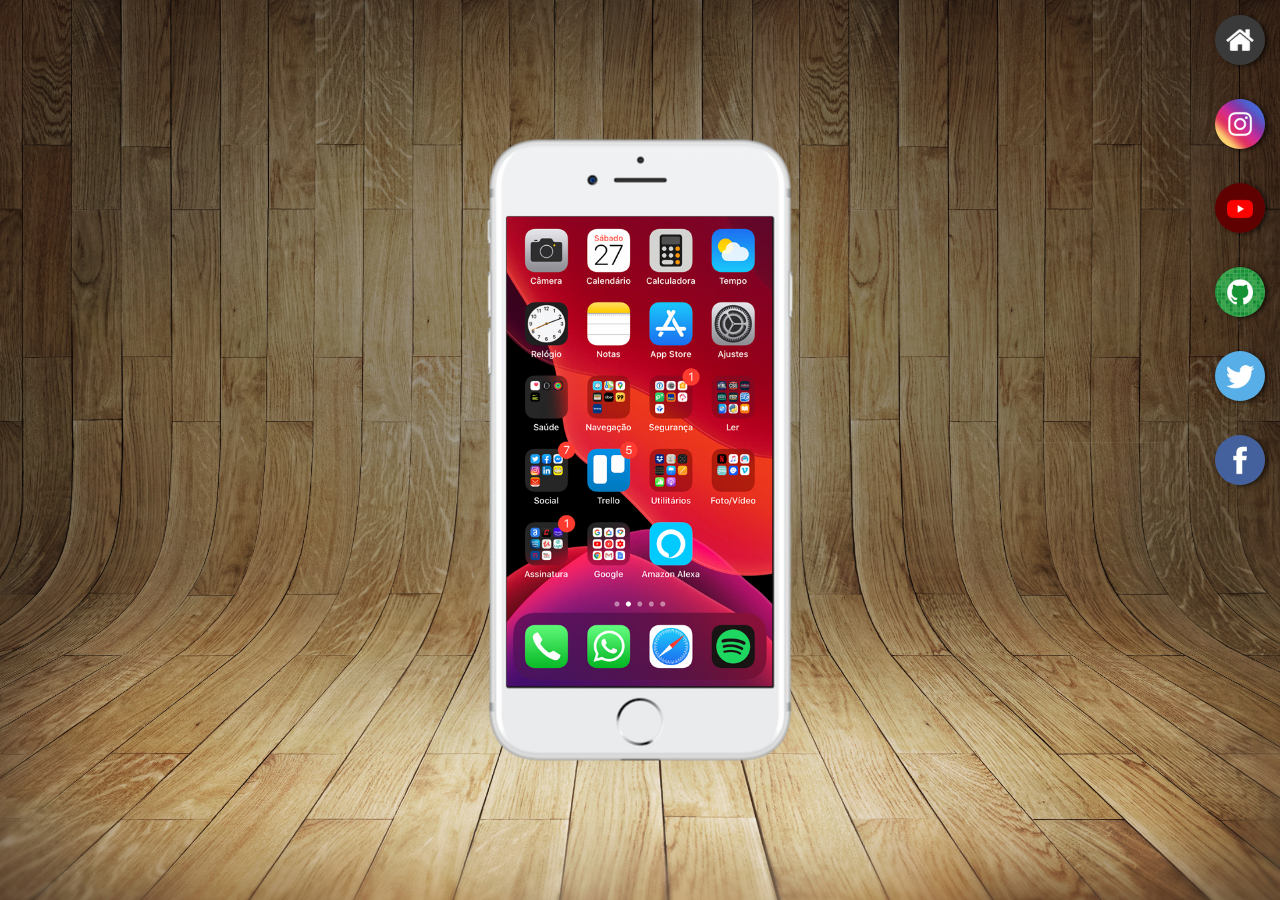
<file: Projeto/index.html>
<!DOCTYPE html>
<html lang="pt-br">
<head>
    <meta charset="UTF-8">
    <meta http-equiv="X-UA-Compatible" content="IE=edge">
    <meta name="viewport" content="width=  , initial-scale=1.0">
    <link rel="stylesheet" href="style.css">
    <link rel="shortcut icon" href="favicon.ico" type="image/x-icon">
    <title>Projeto Redes Sociais</title>
</head>
<body>
    <main>
        <section id="celular">
            <iframe src="home.html" name="tela" id="tela" frameborder="0"></iframe>
        </section>
        <section id="redes">
            <a href="home.html" target="tela"><img src="imagens/logo-home.jpg" alt=""></a><br>
            <a href="insta.html" target="tela"><img src="imagens/logo-instagram.jpg" alt=""></a><br>
            <a href="youtube.html" target="tela"><img src="imagens/logo-youtube.jpg" alt=""></a><br>
            <a href="github.html" target="tela"><img src="imagens/logo-github.jpg" alt=""></a><br>
            <a href="tt.html" target="tela"><img src="imagens/logo-twitter.jpg" alt=""></a><br>
            <a href="face.html" target="tela"><img src="imagens/logo-facebook.jpg" alt=""></a>
        </section>
    </main>
</body>
</html>
</file>
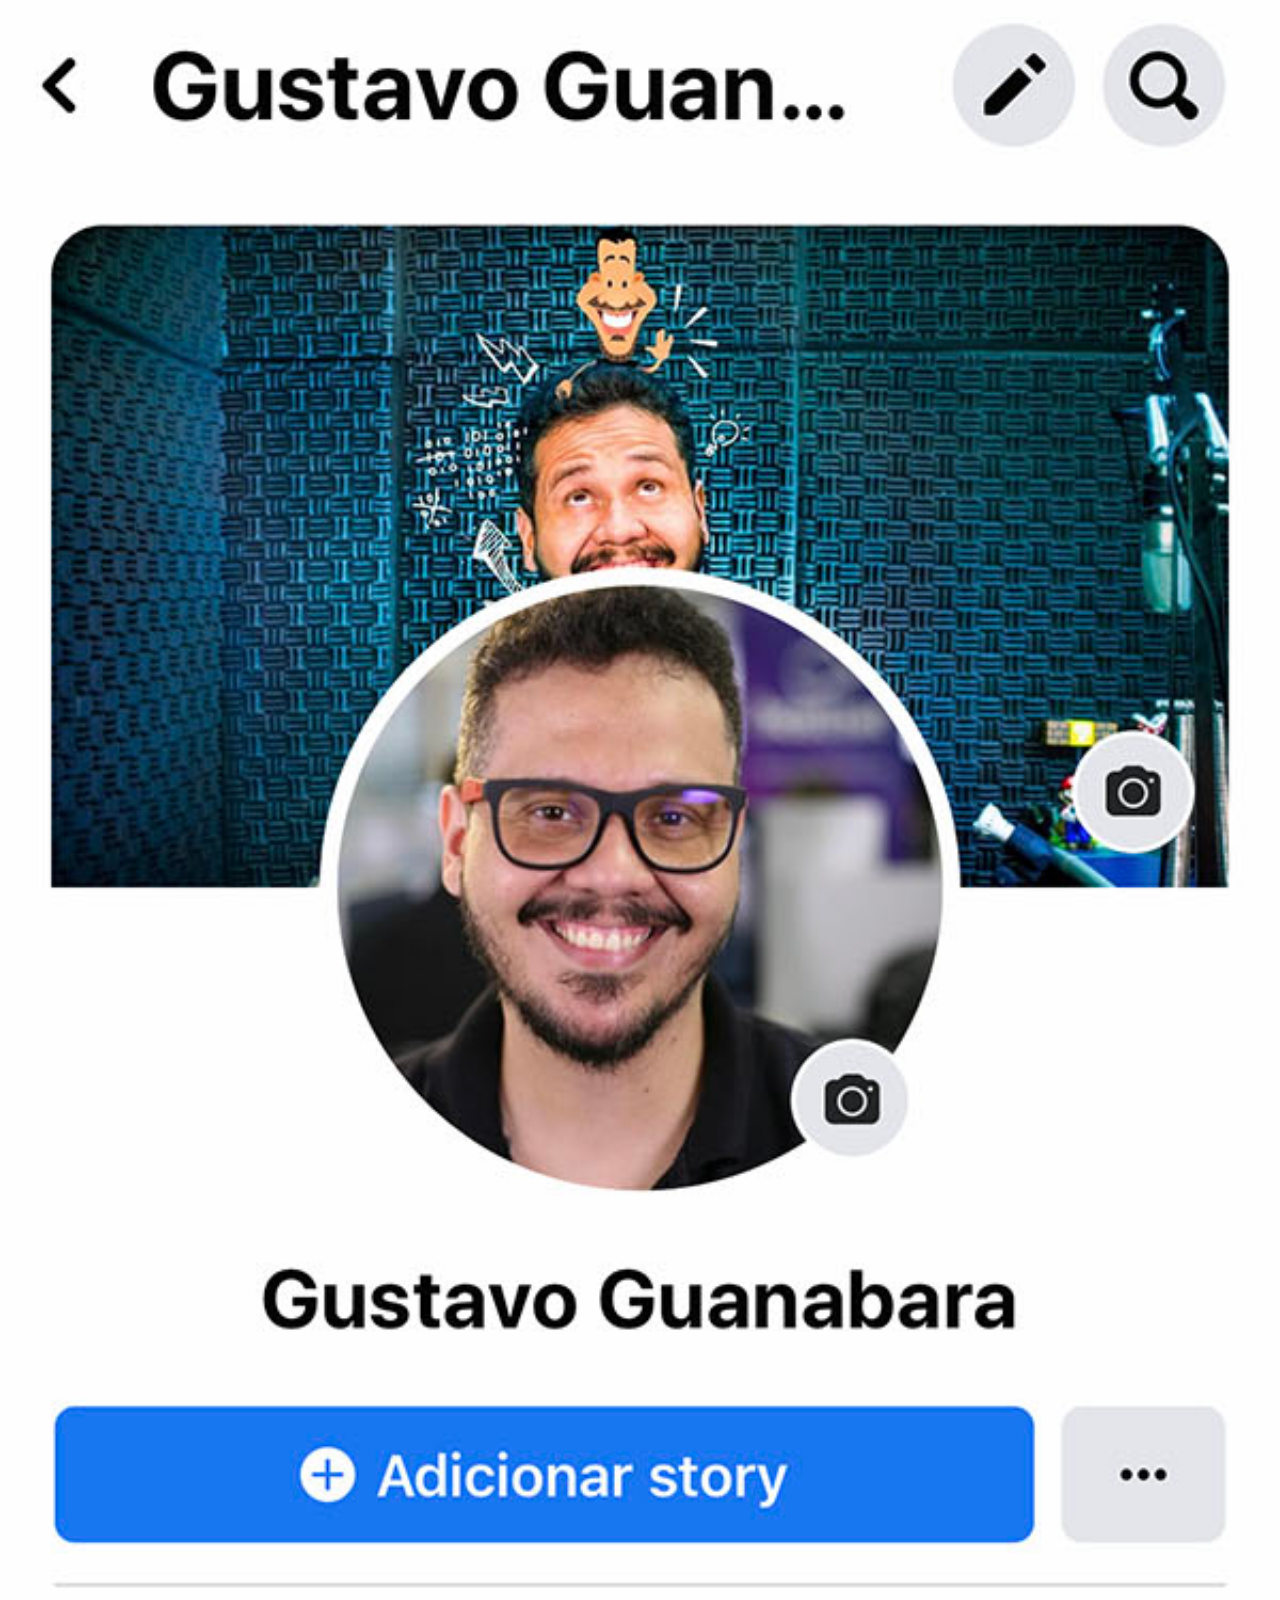
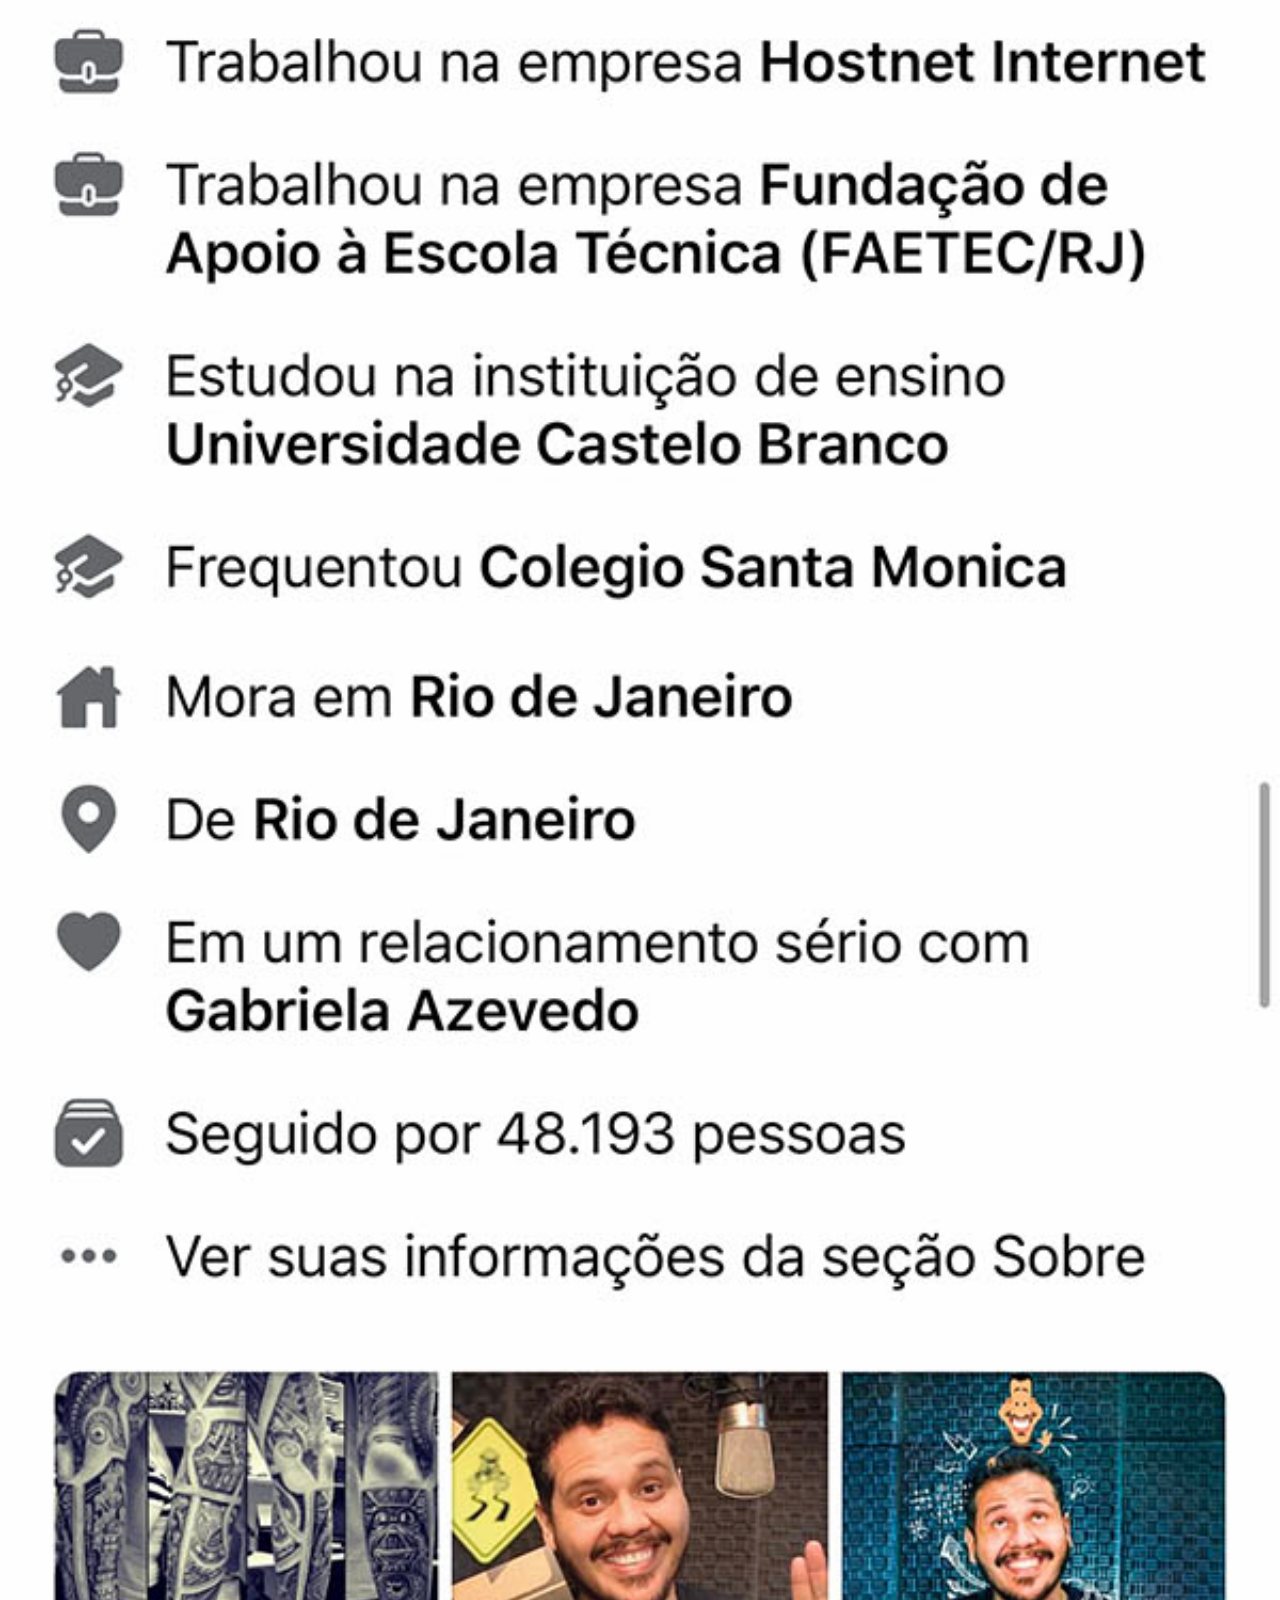
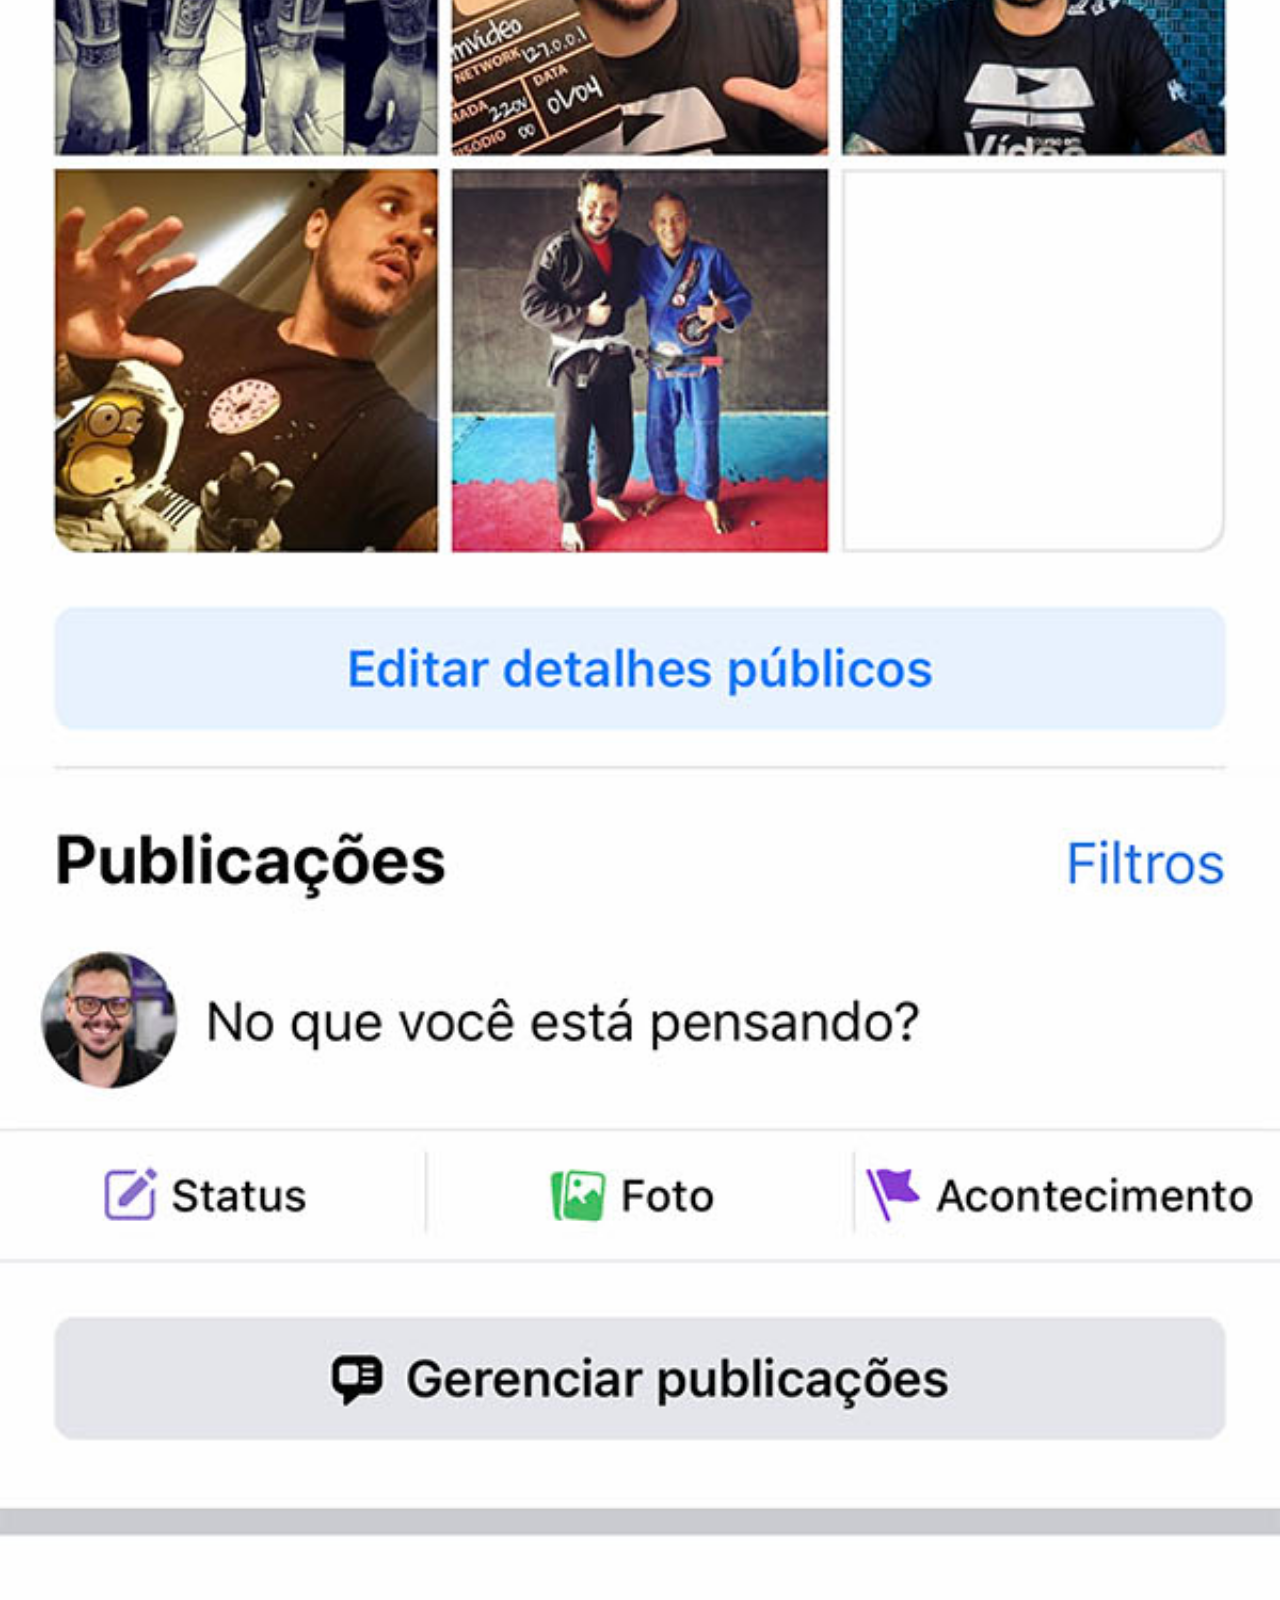
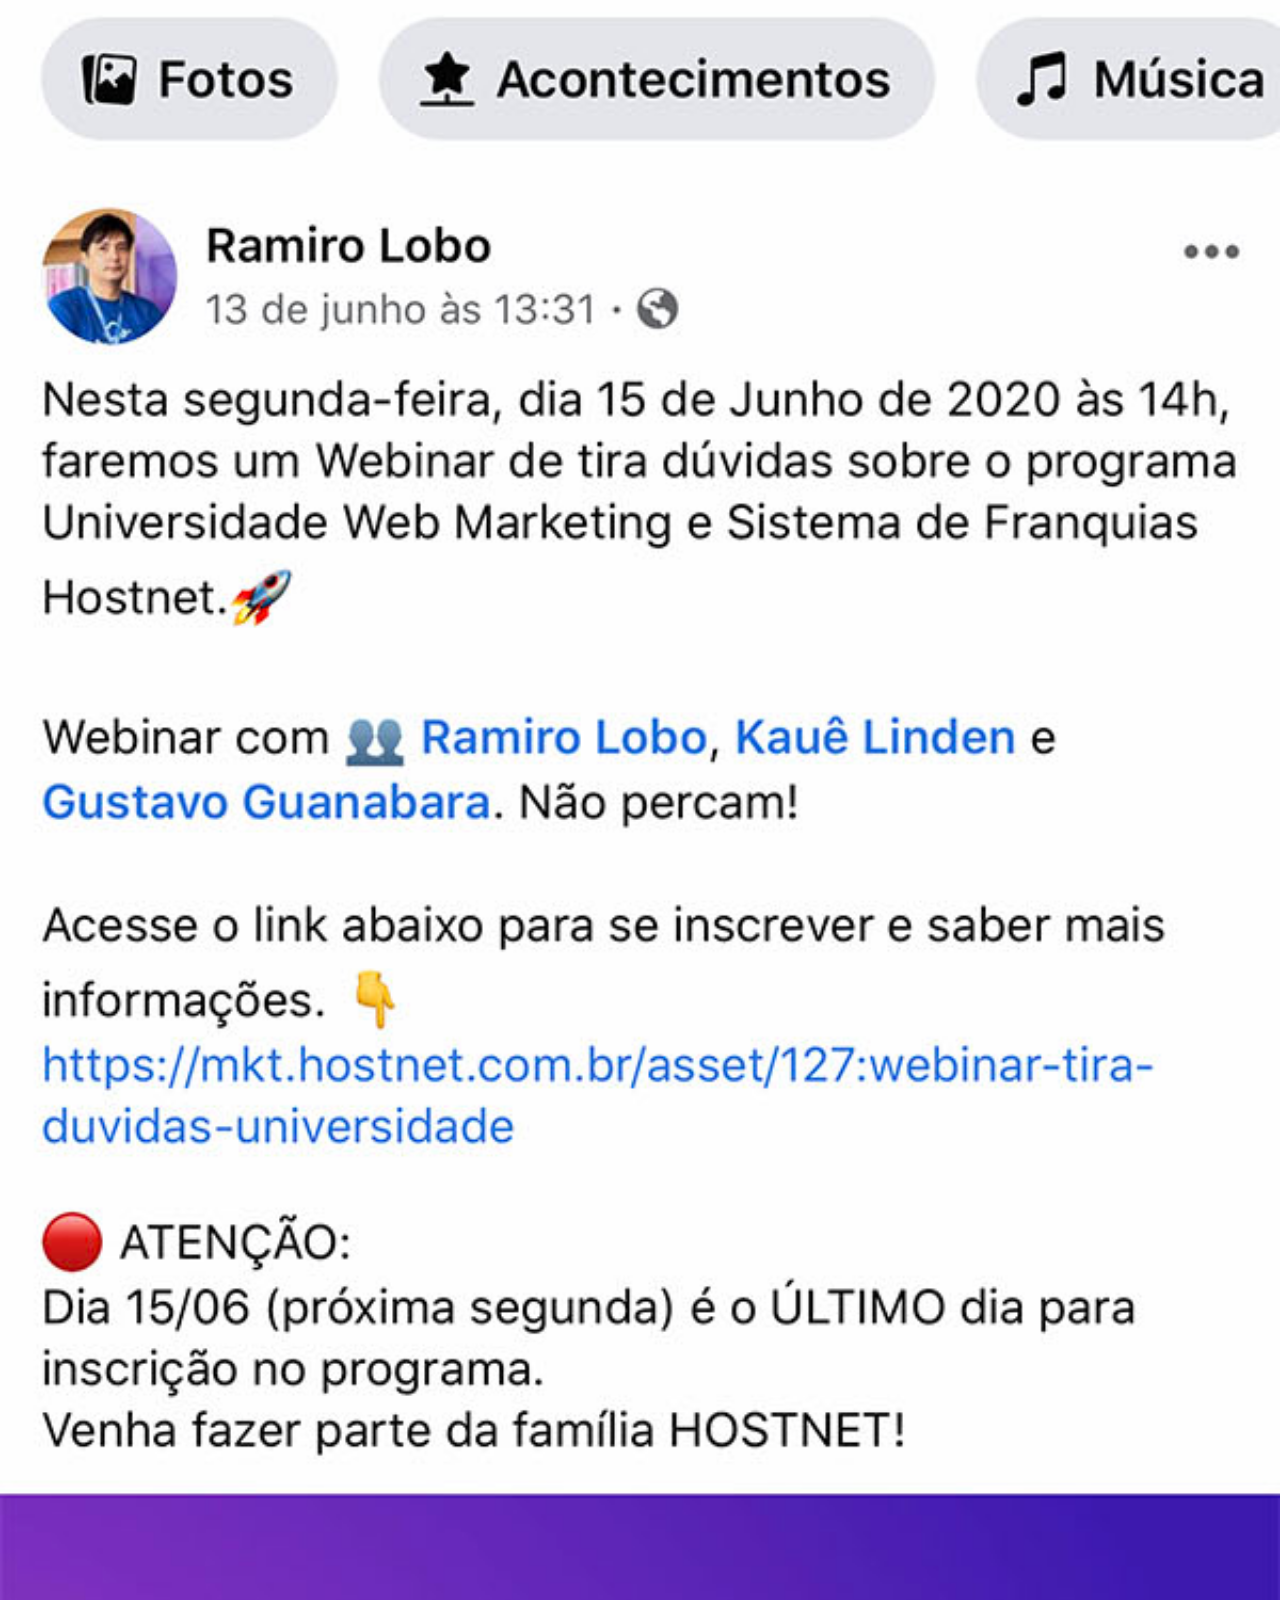
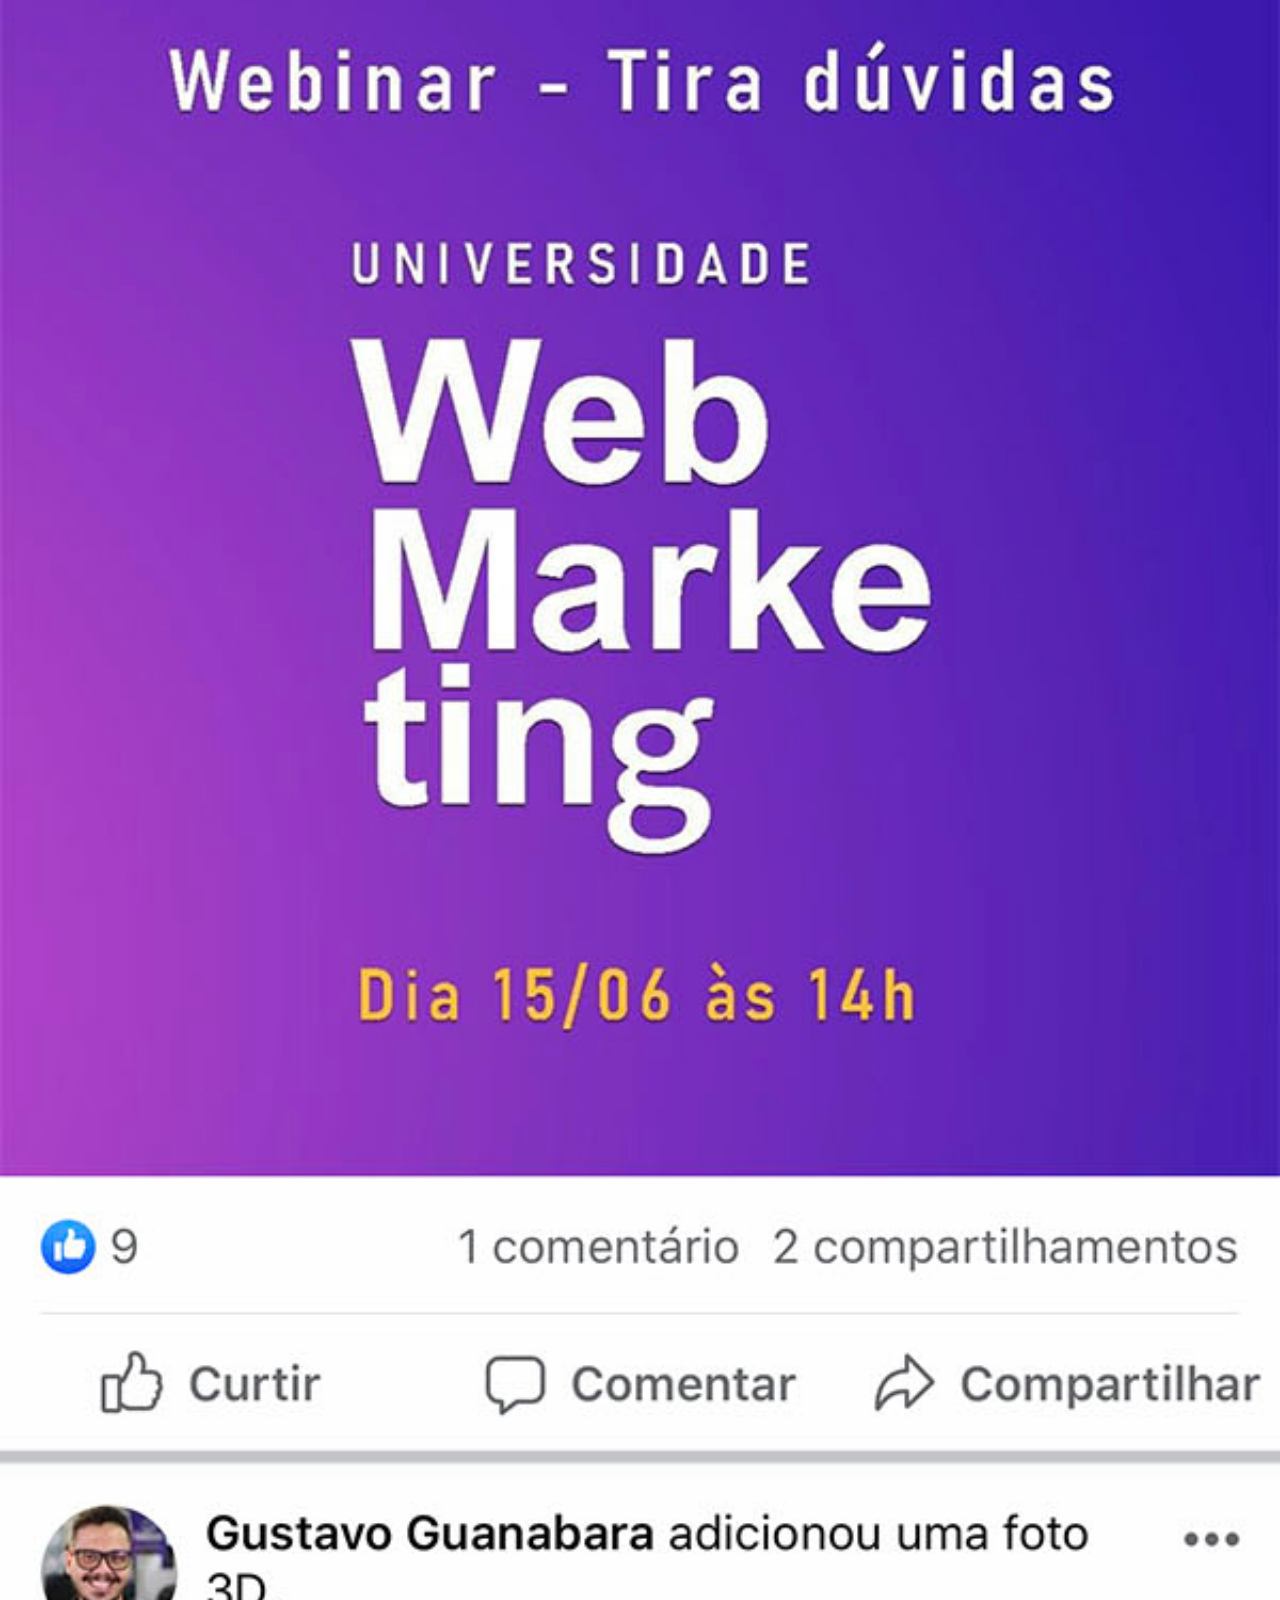
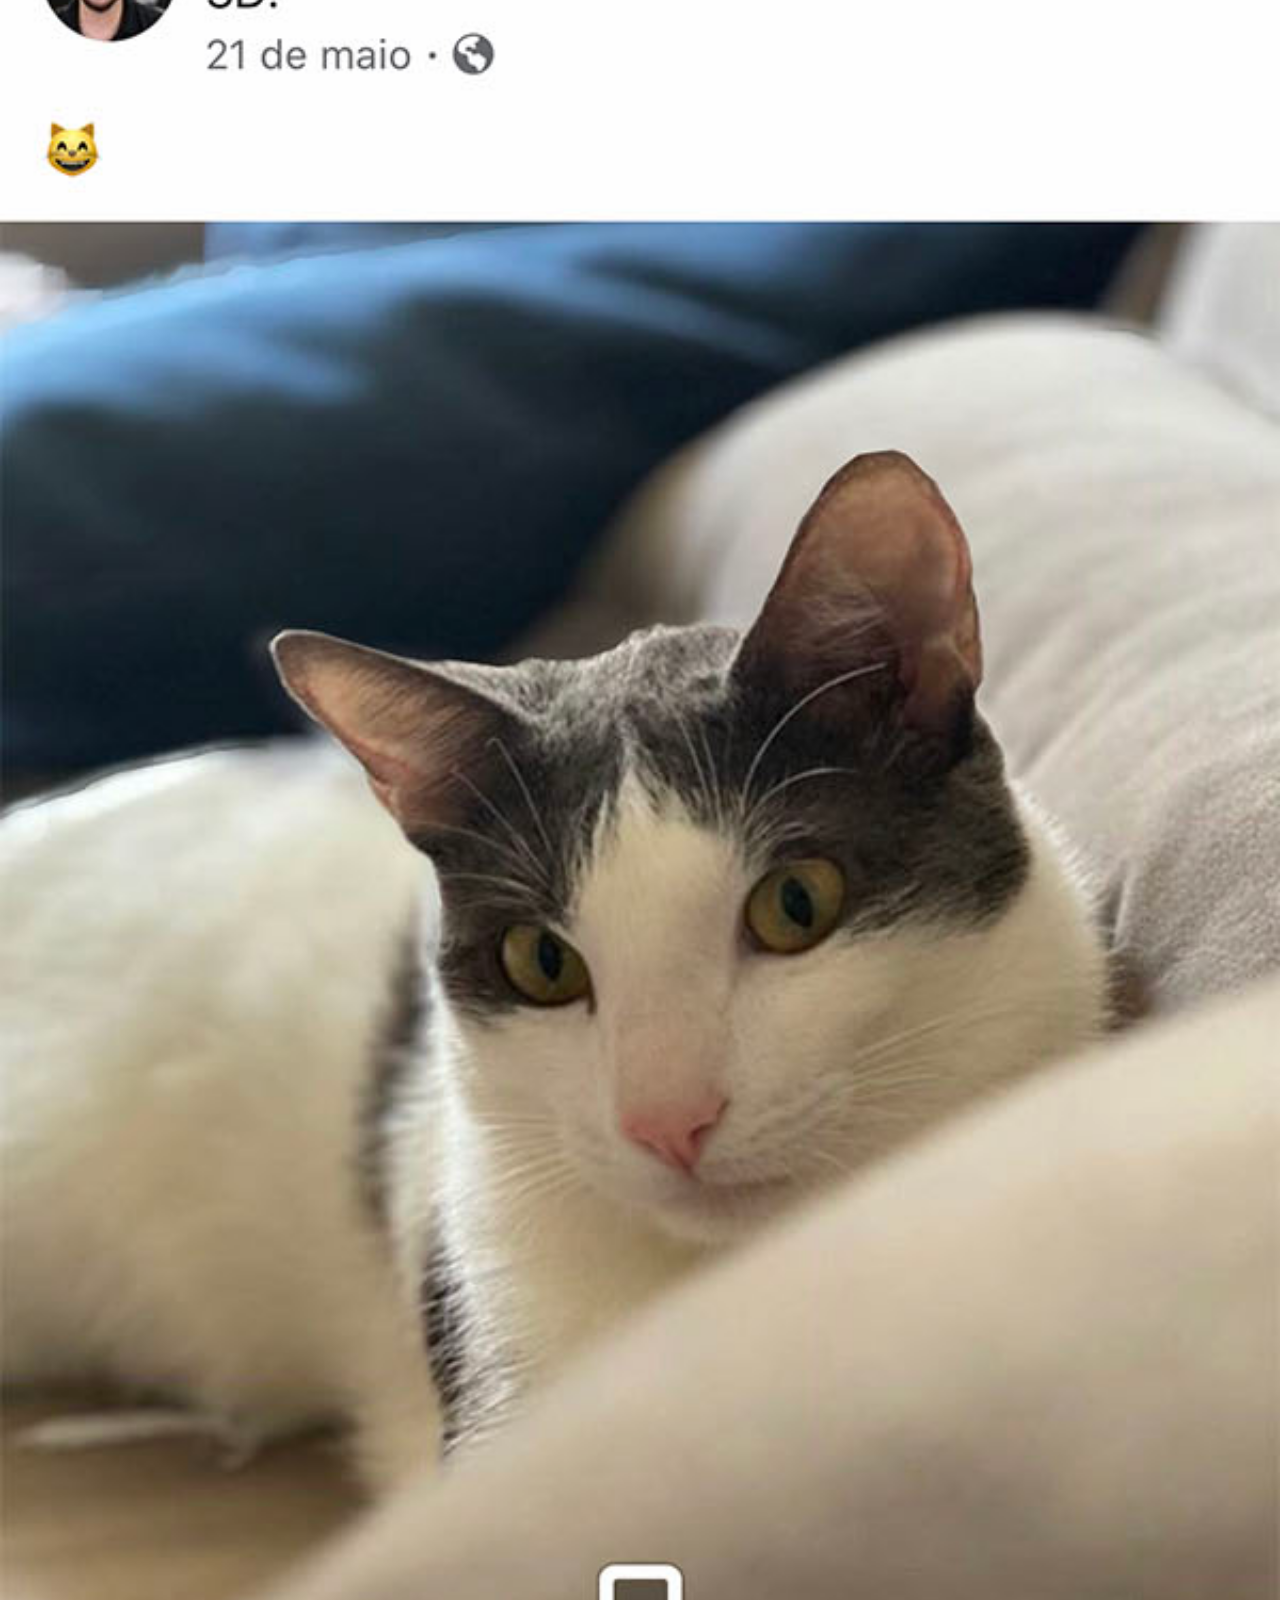
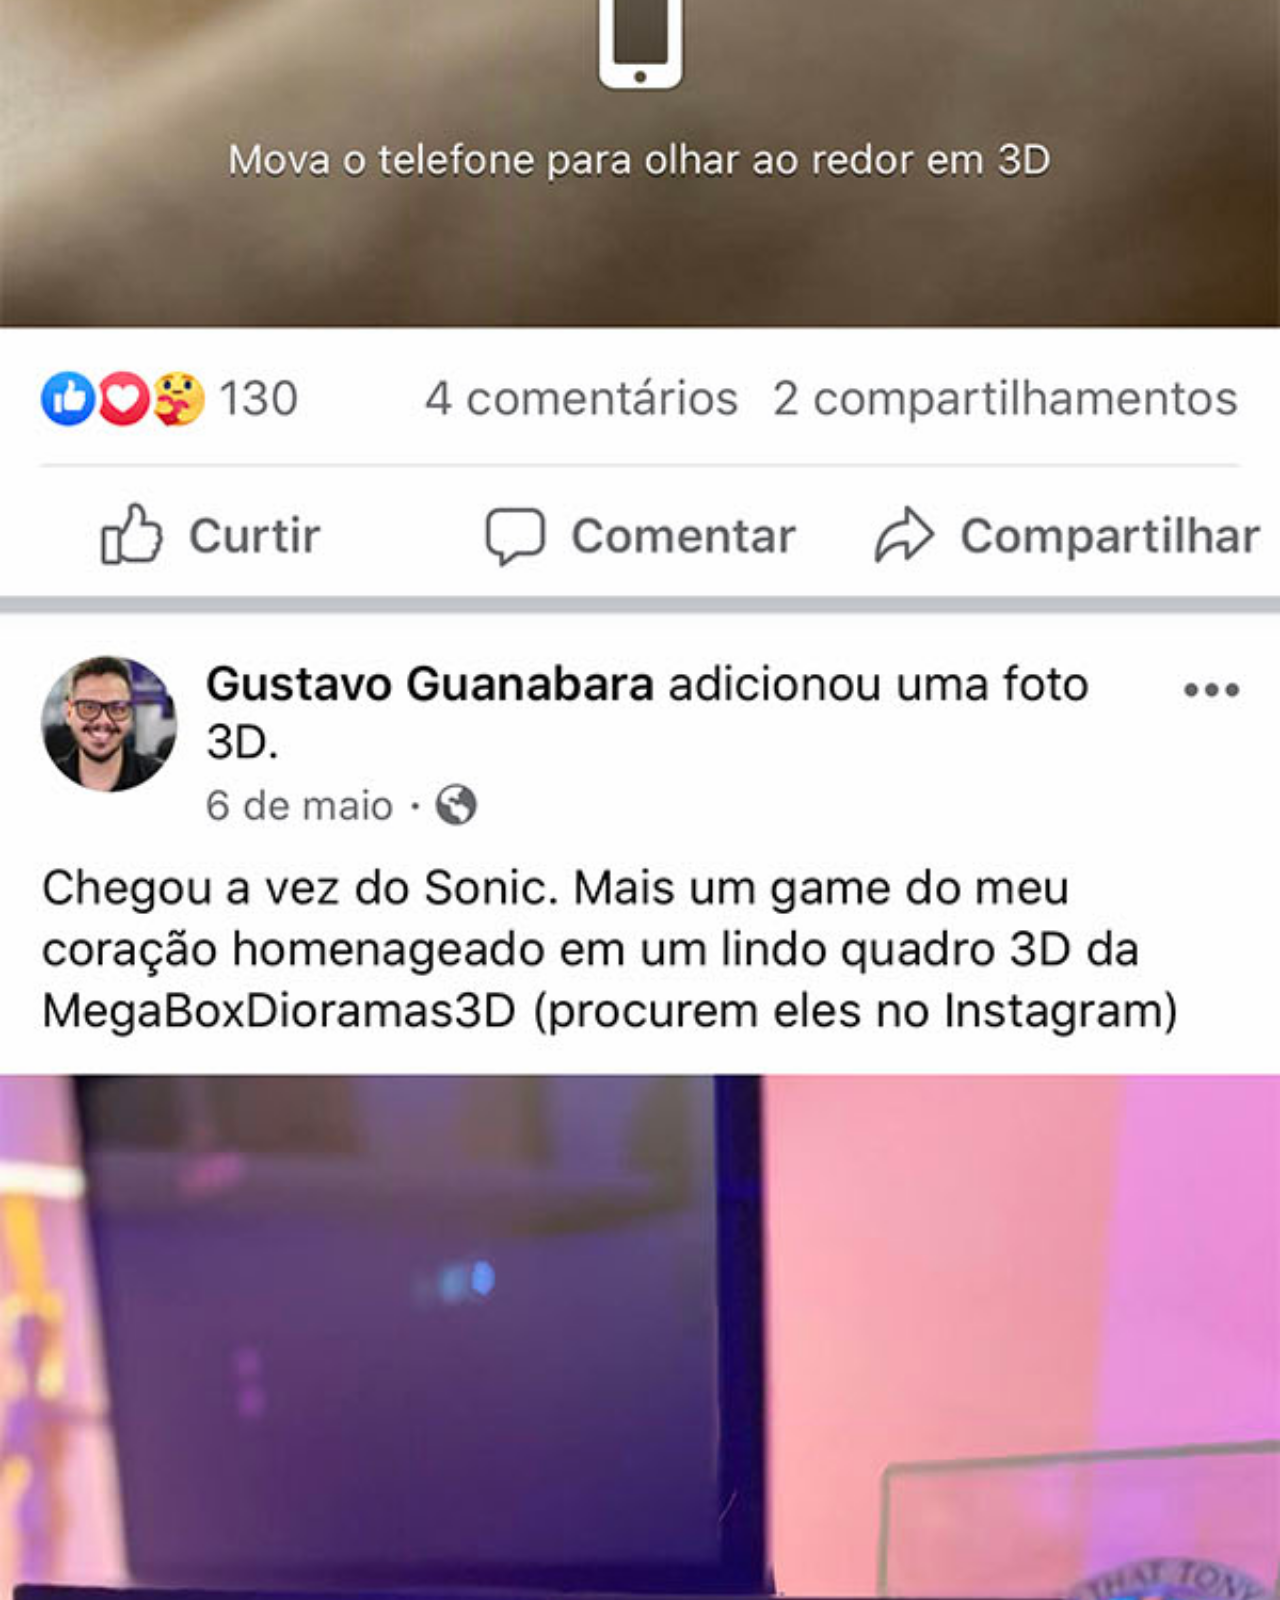
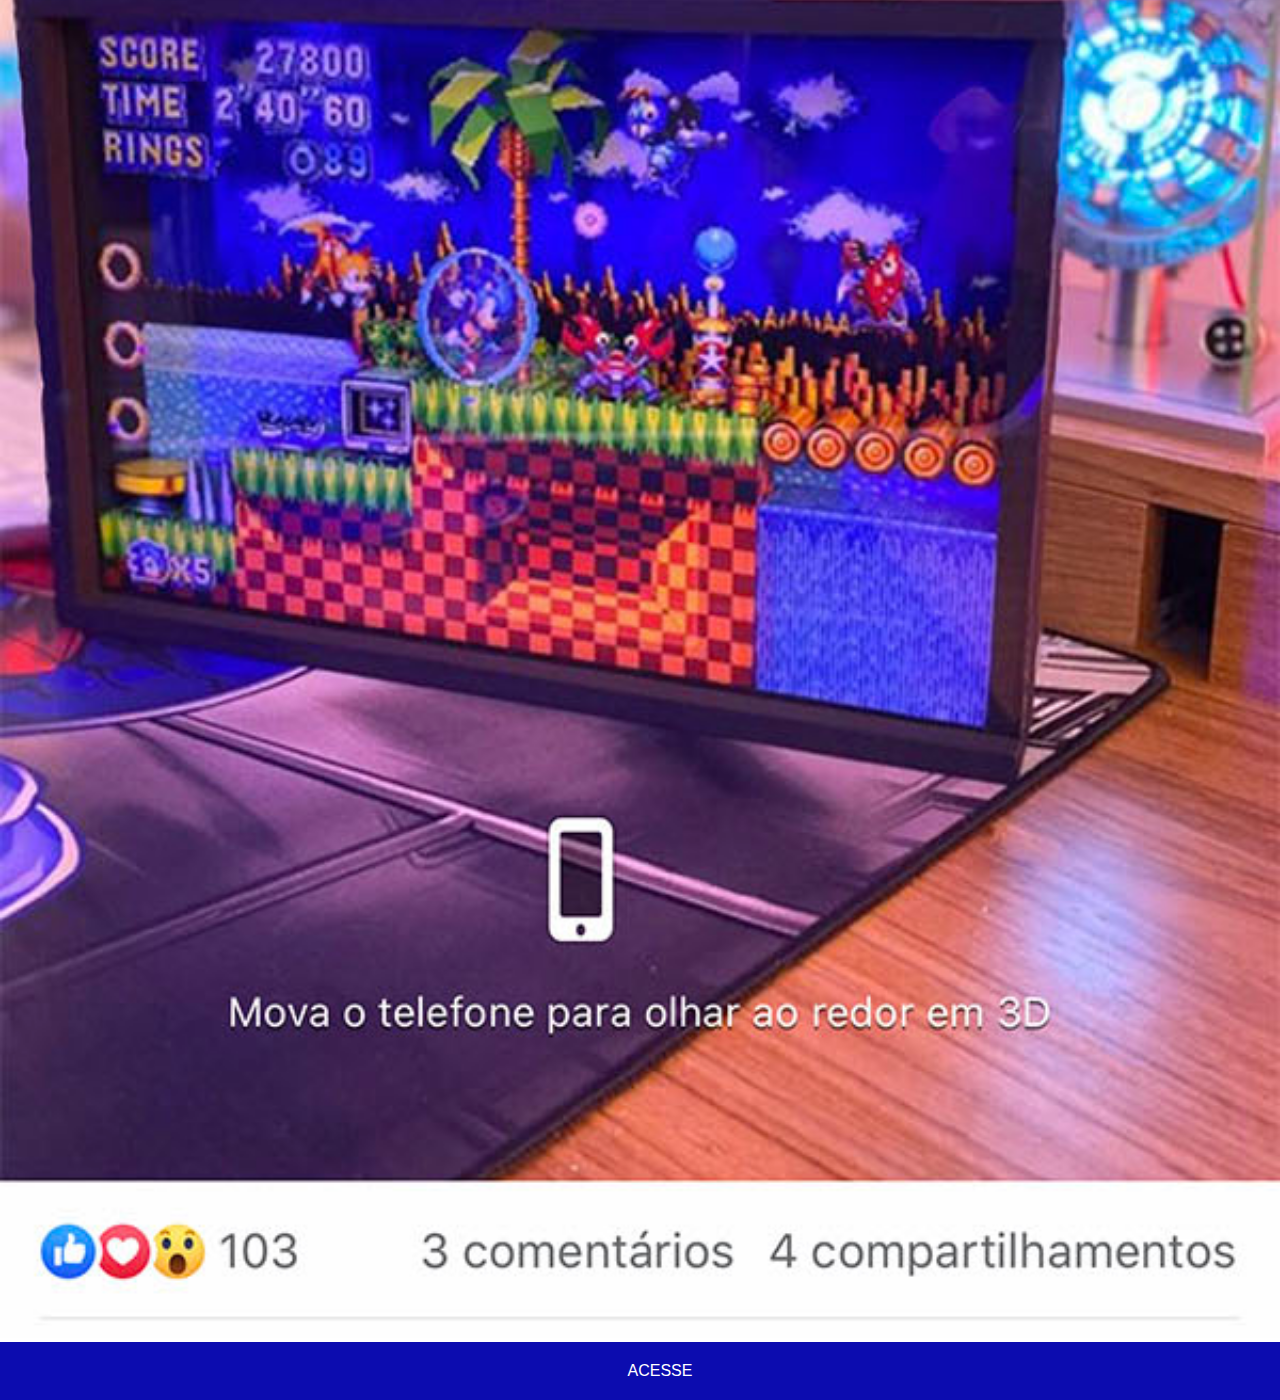
<file: Projeto/face.html>
<!DOCTYPE html>
<html lang="pt-br">
<head>
    <meta charset="UTF-8">
    <meta http-equiv="X-UA-Compatible" content="IE=edge">
    <meta name="viewport" content="width=device-width, initial-scale=1.0">
    <title>Document</title>
    <style>
        *{
            margin: 0px;
            padding: 0px;
            font-family: Arial, Helvetica, sans-serif;
        }

        ::-webkit-scrollbar{
            width: 0px;
            height: 0px;
        }

        img{
            width: 100vw;
        }

        a{
            display: block;
            background-color: rgb(12, 12, 175);
            padding: 20px;
            text-align: center;
            text-decoration: none;
            color: white;
            width: 100vw;
        }
    </style>
</head>
<body>
    <img src="imagens/tela-facebook.jpg" alt="">
    <a href="https://www.facebook.com/cursoemvideo" target="_blank">ACESSE</a>
</body>
</html>
</file>
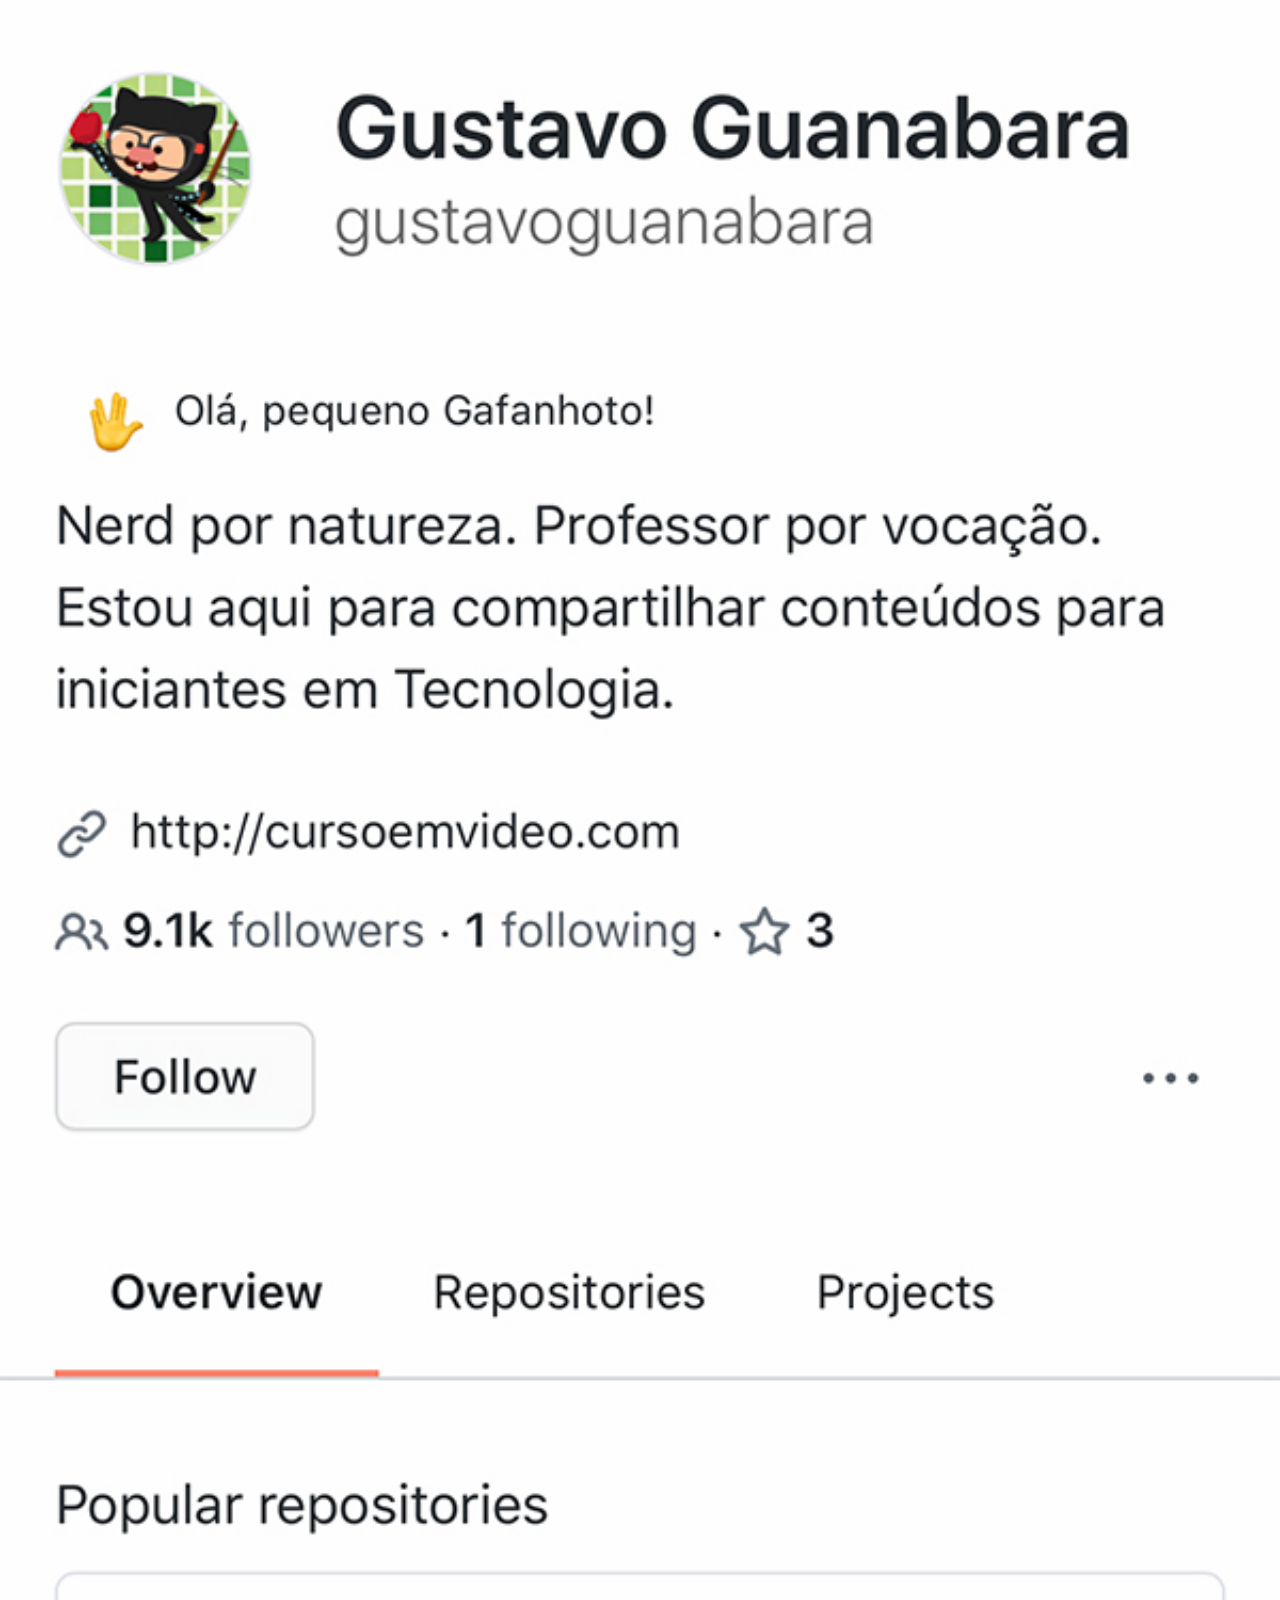
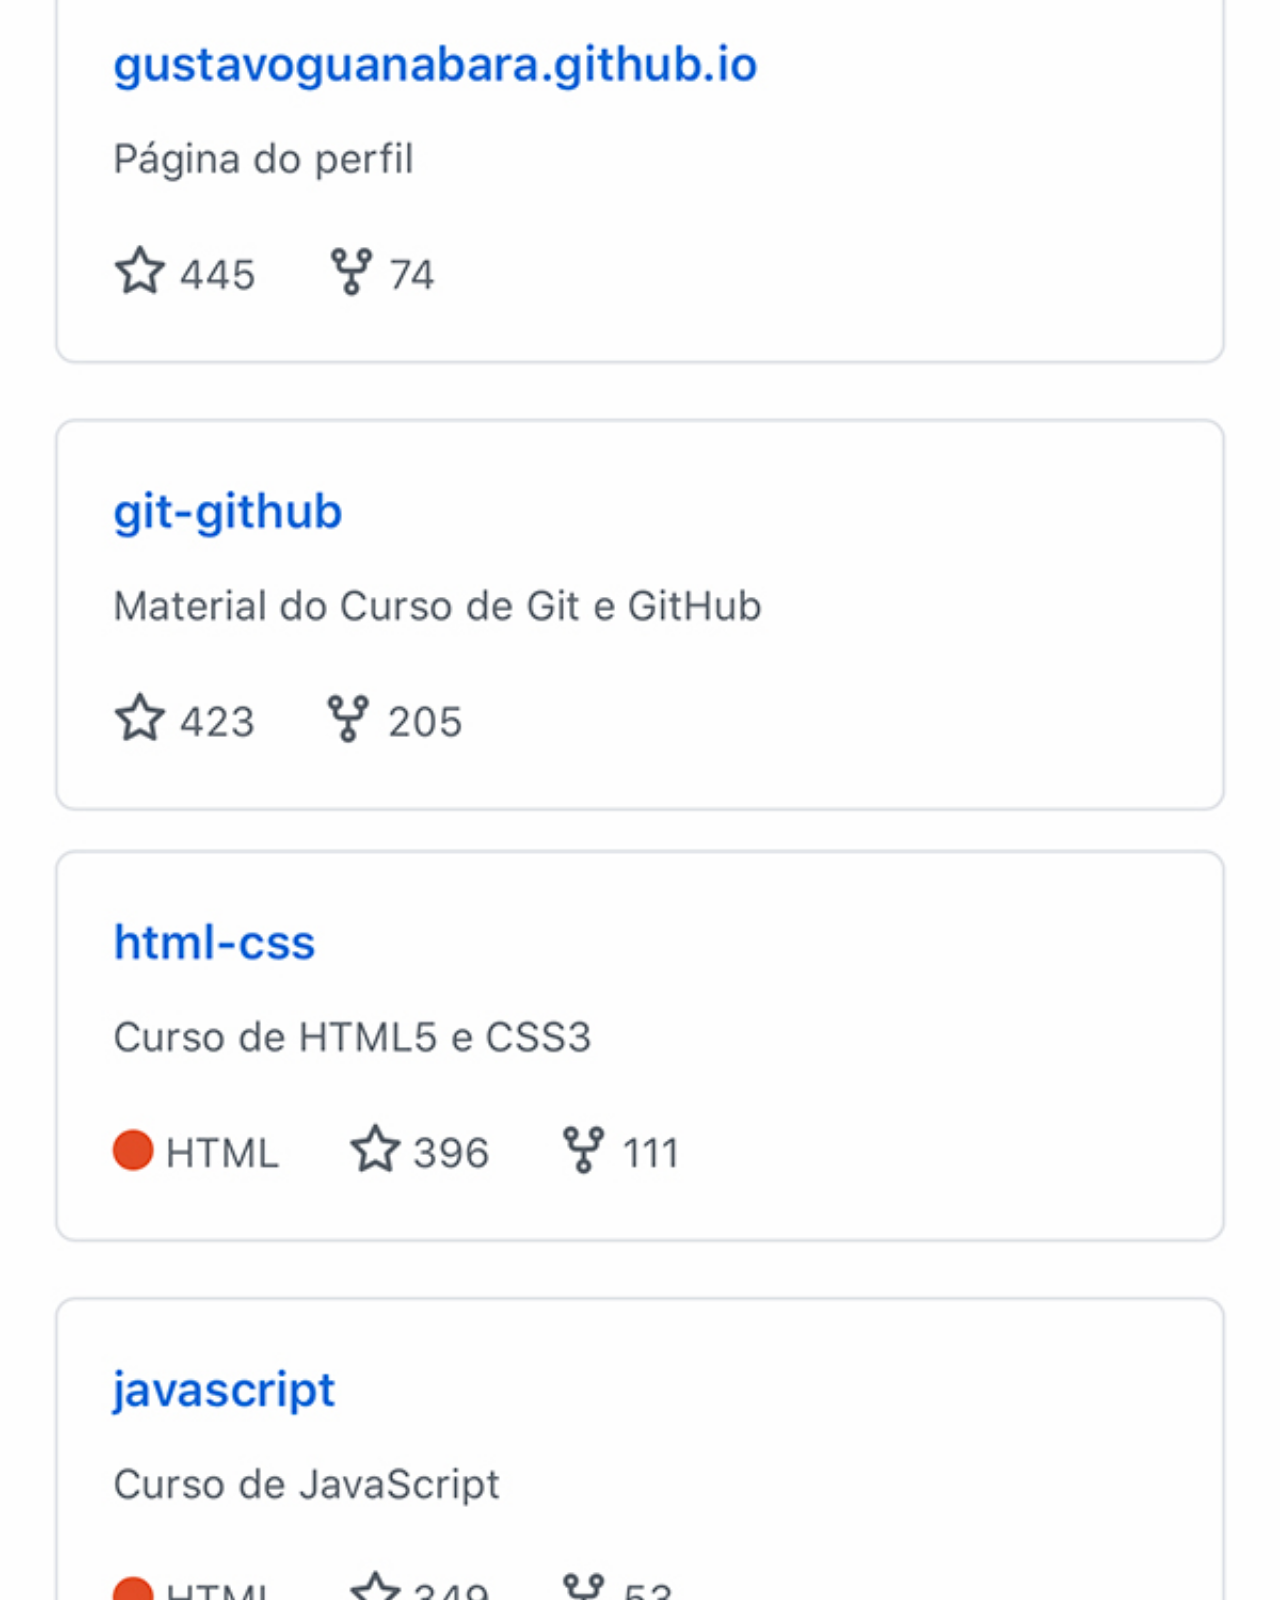
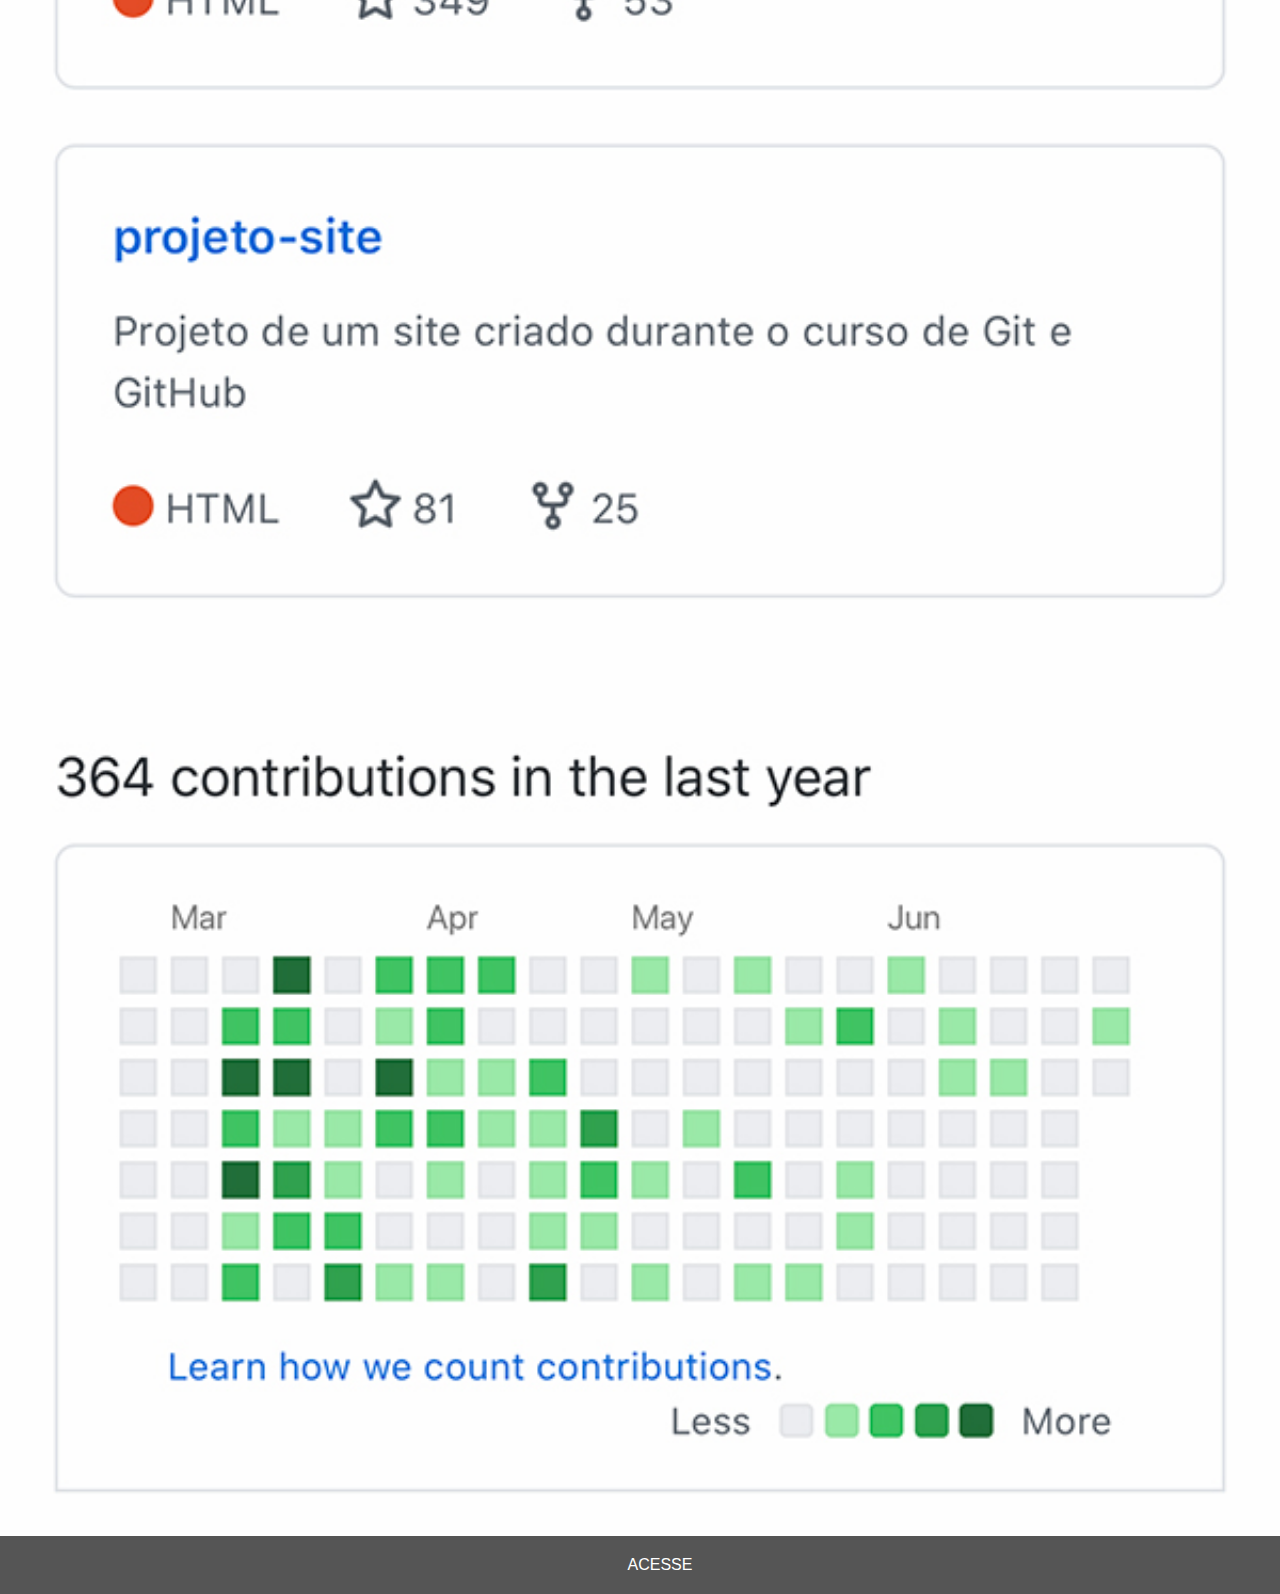
<file: Projeto/github.html>
<!DOCTYPE html>
<html lang="pt-br">
<head>
    <meta charset="UTF-8">
    <meta http-equiv="X-UA-Compatible" content="IE=edge">
    <meta name="viewport" content="width=device-width, initial-scale=1.0">
    <title>Document</title>
    <style>
        *{
            margin: 0px;
            padding: 0px;
            font-family: Arial, Helvetica, sans-serif;
        }

        ::-webkit-scrollbar{
            width: 0px;
            height: 0px;
        }

        img{
            width: 100vw;
        }

        a{
            display: block;
            background-color: rgb(85, 85, 85);
            padding: 20px;
            text-align: center;
            text-decoration: none;
            color: white;
            width: 100vw;
        }
    </style>
</head>
<body>
    <img src="imagens/tela-github.jpg" alt="">
    <a href="https://github.com/cursoemvideo" target="_blank">ACESSE</a>
</body>
</html>
</file>
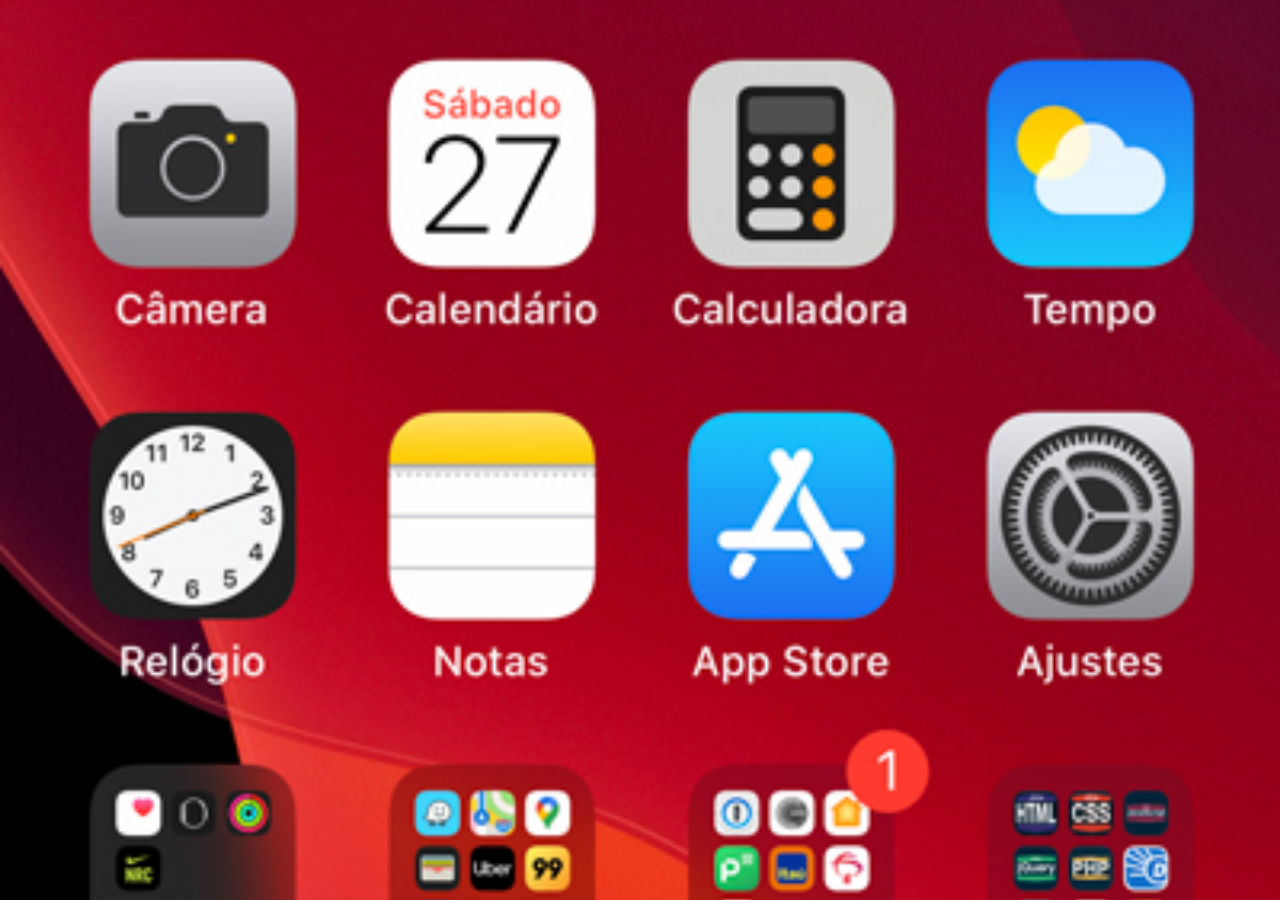
<file: Projeto/home.html>
<!DOCTYPE html>
<html lang="pt-br">
<head>
    <meta charset="UTF-8">
    <meta http-equiv="X-UA-Compatible" content="IE=edge">
    <meta name="viewport" content="width=device-width, initial-scale=1.0">
    <title>Document</title>
    <style>
        *{
            margin: 0px;
            padding: 0px;
        }
        body{
            height: 100vh;
            width: 100vw;
            background:black url(imagens/tela-home.jpg) no-repeat top center;
            background-size: cover;
        }
    </style>
</head>
<body>
    
</body>
</html>
</file>
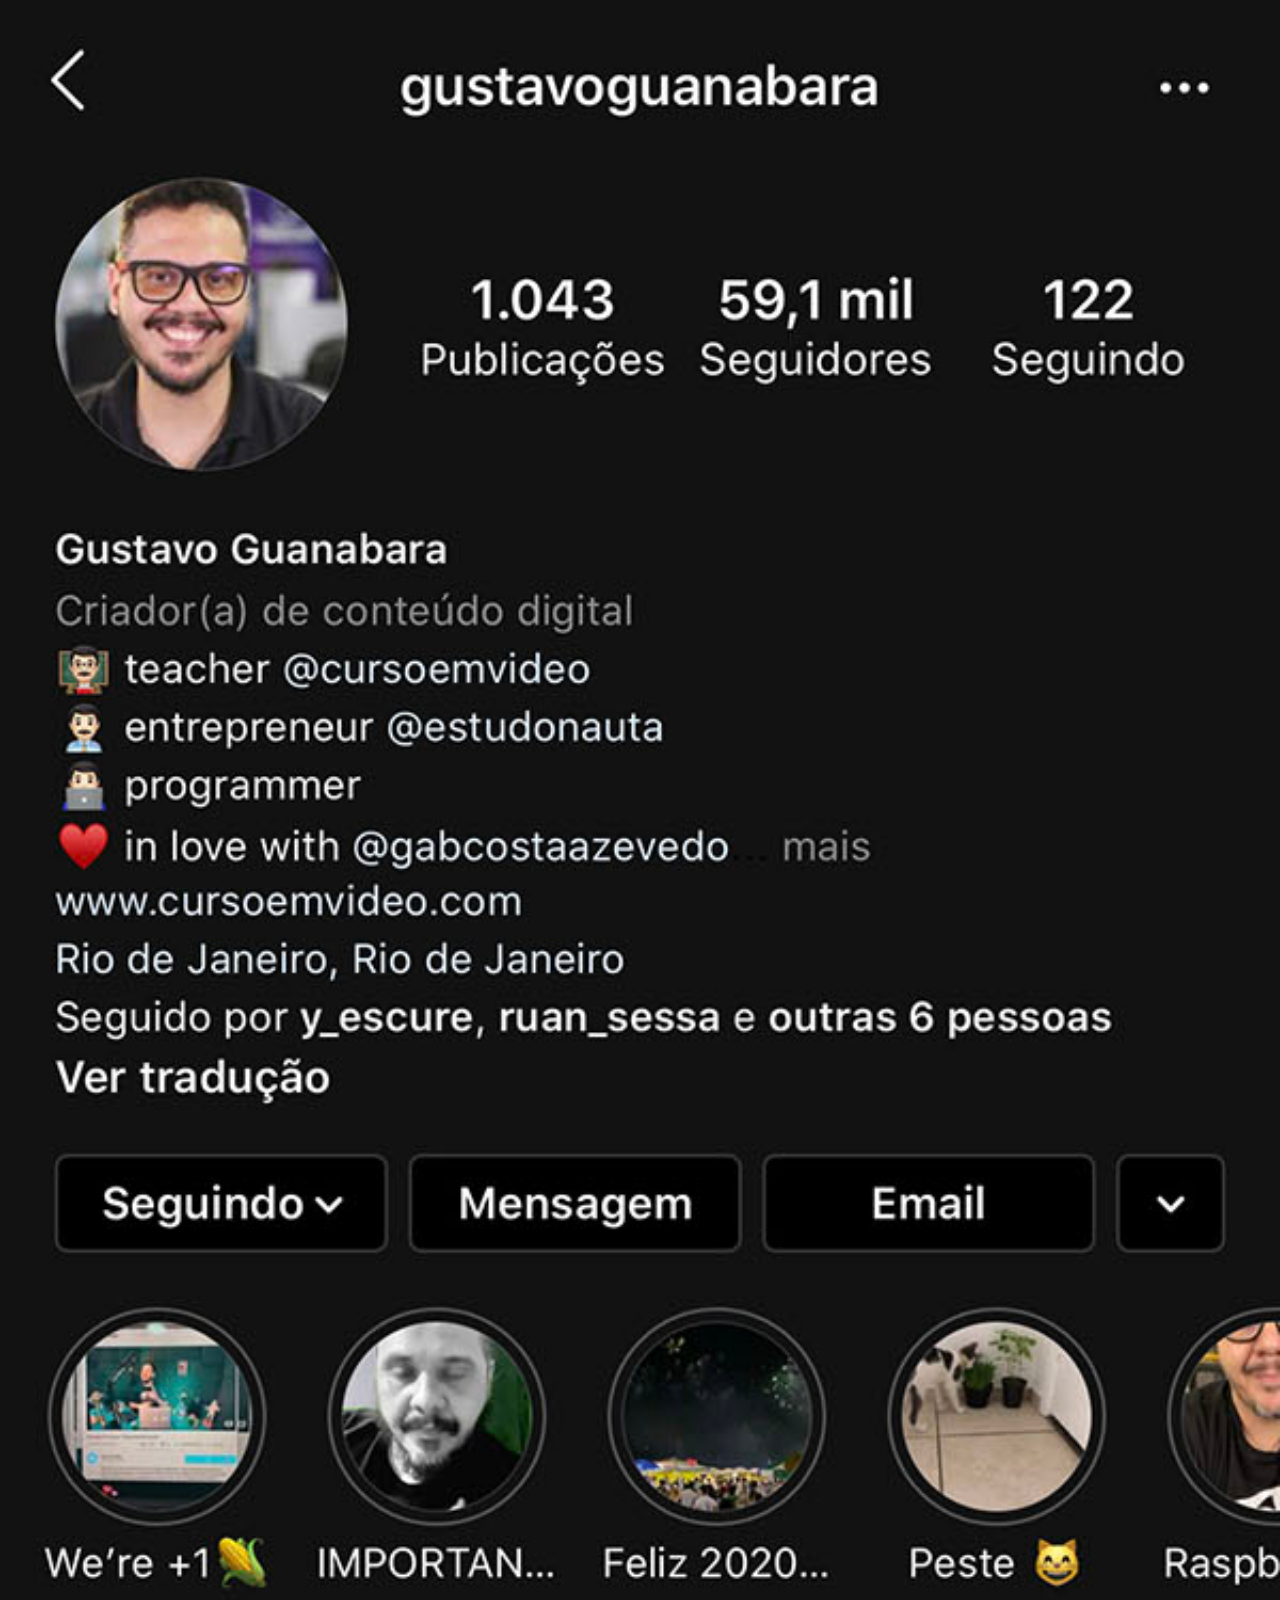
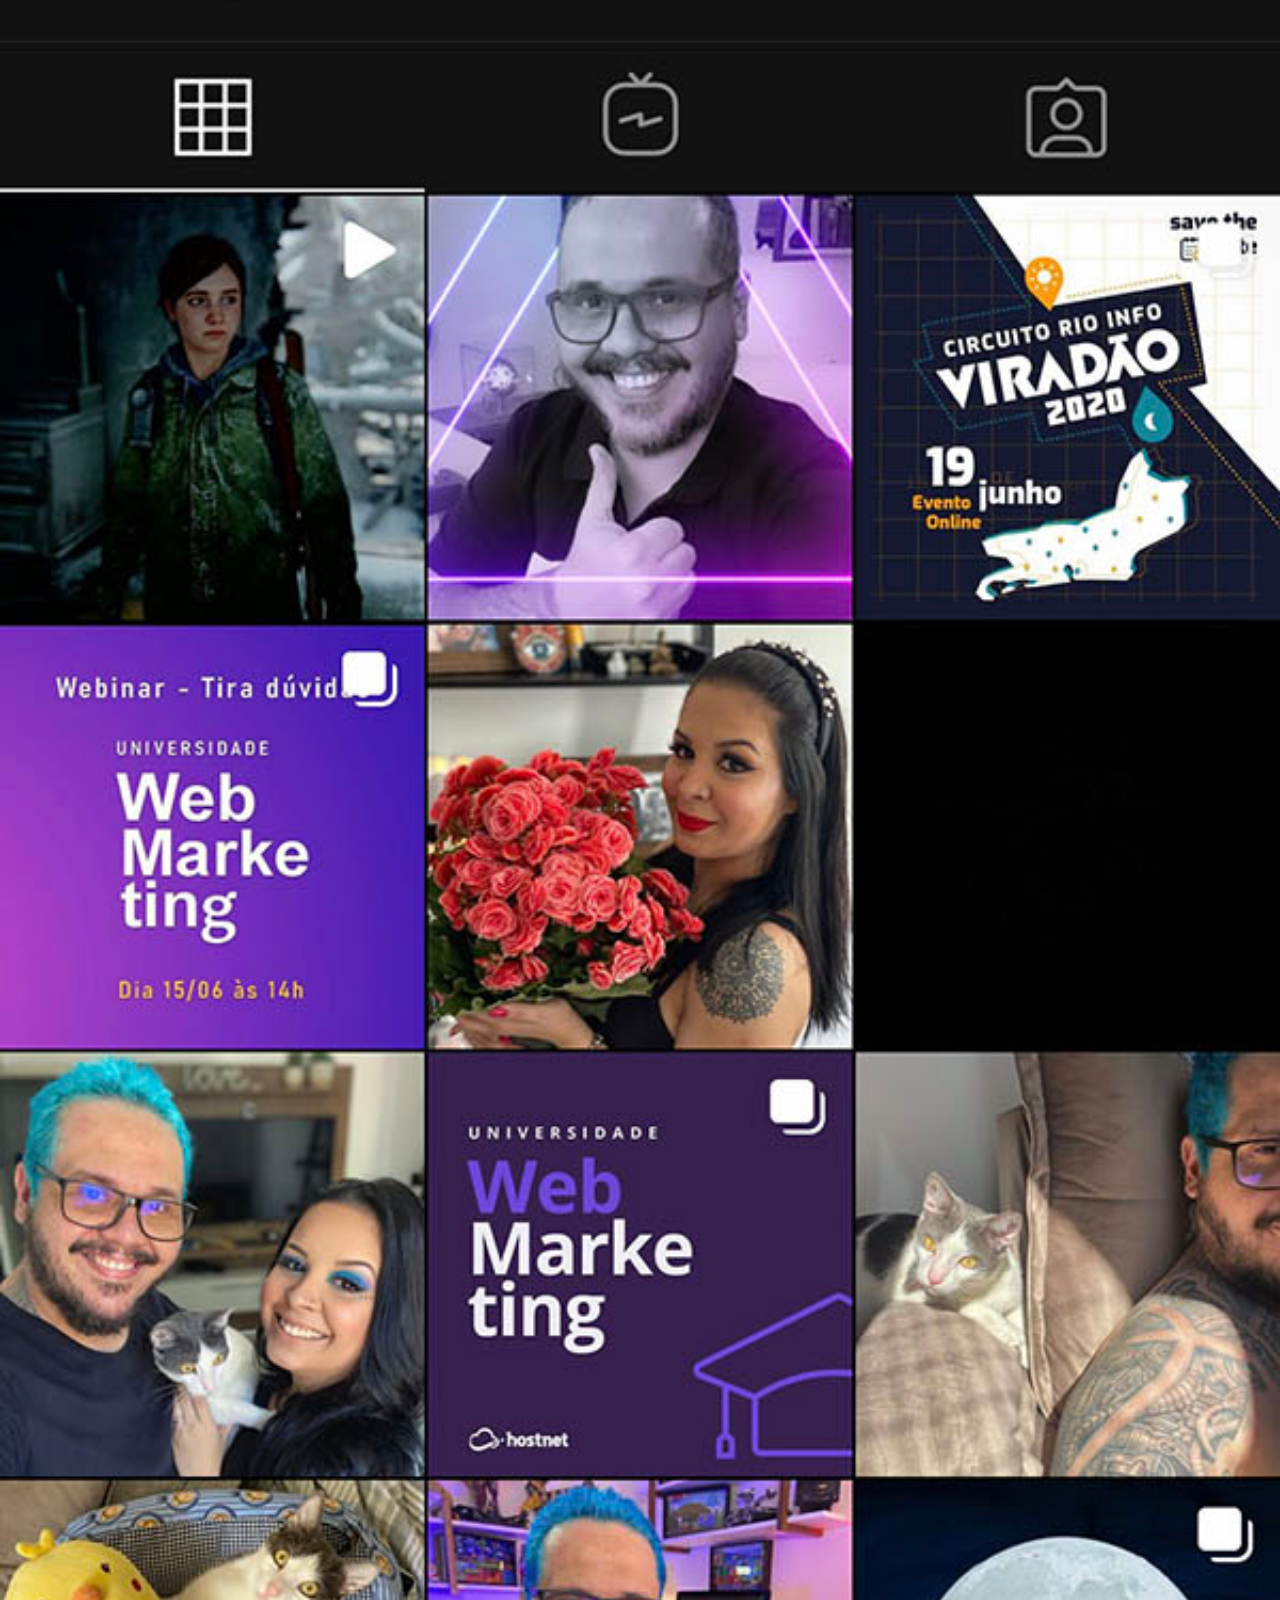
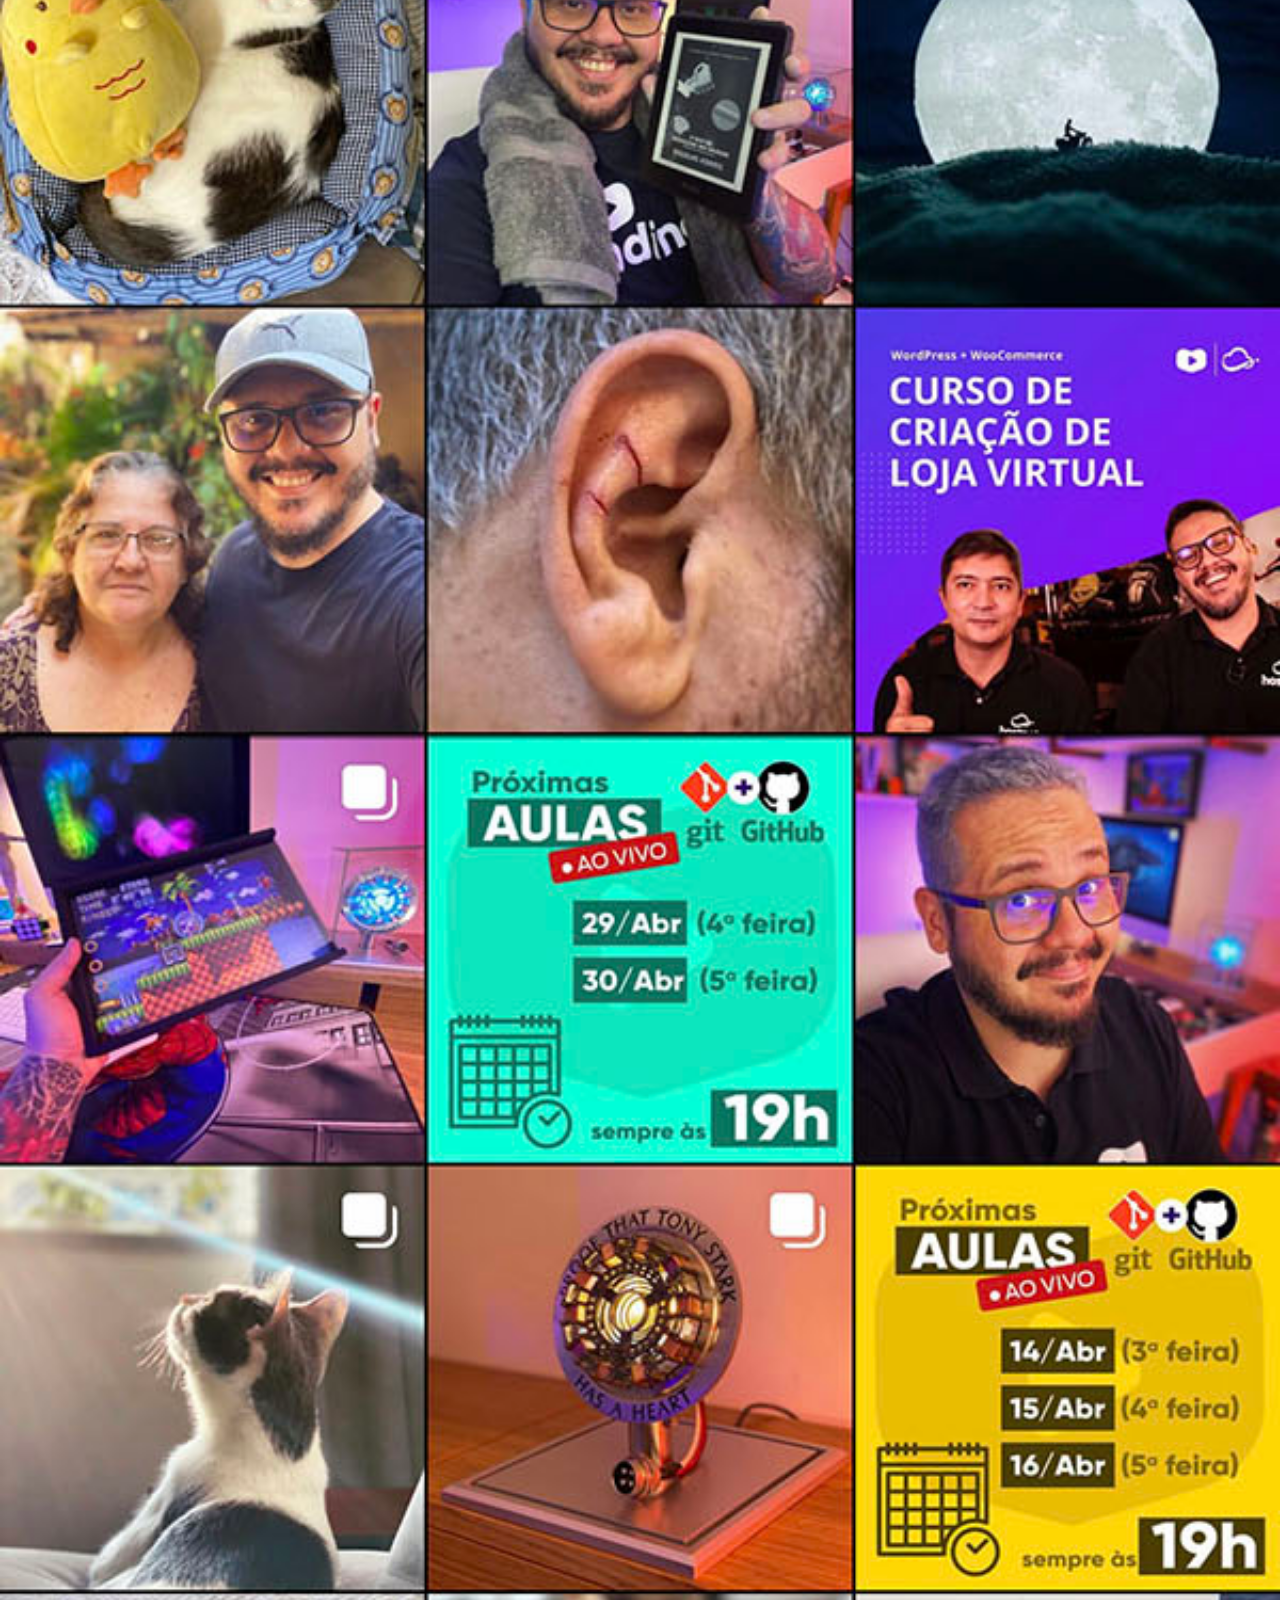
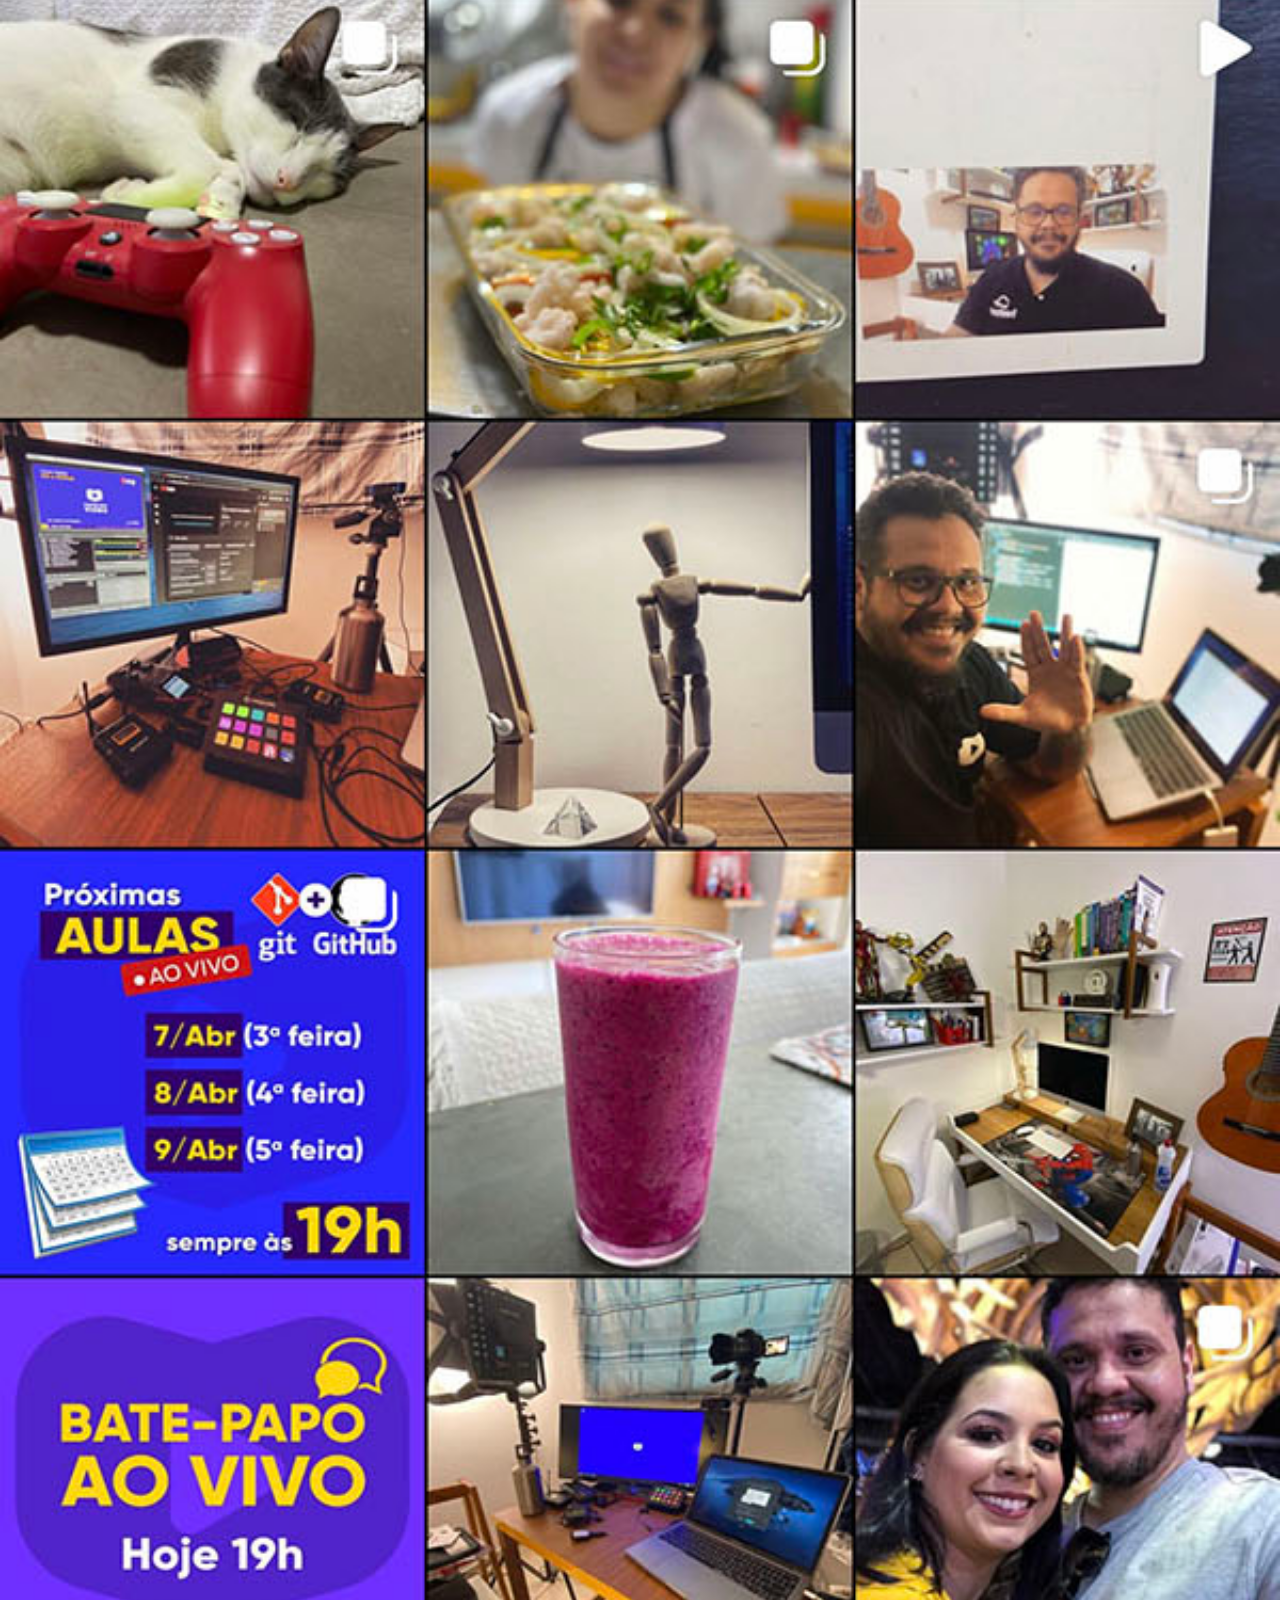
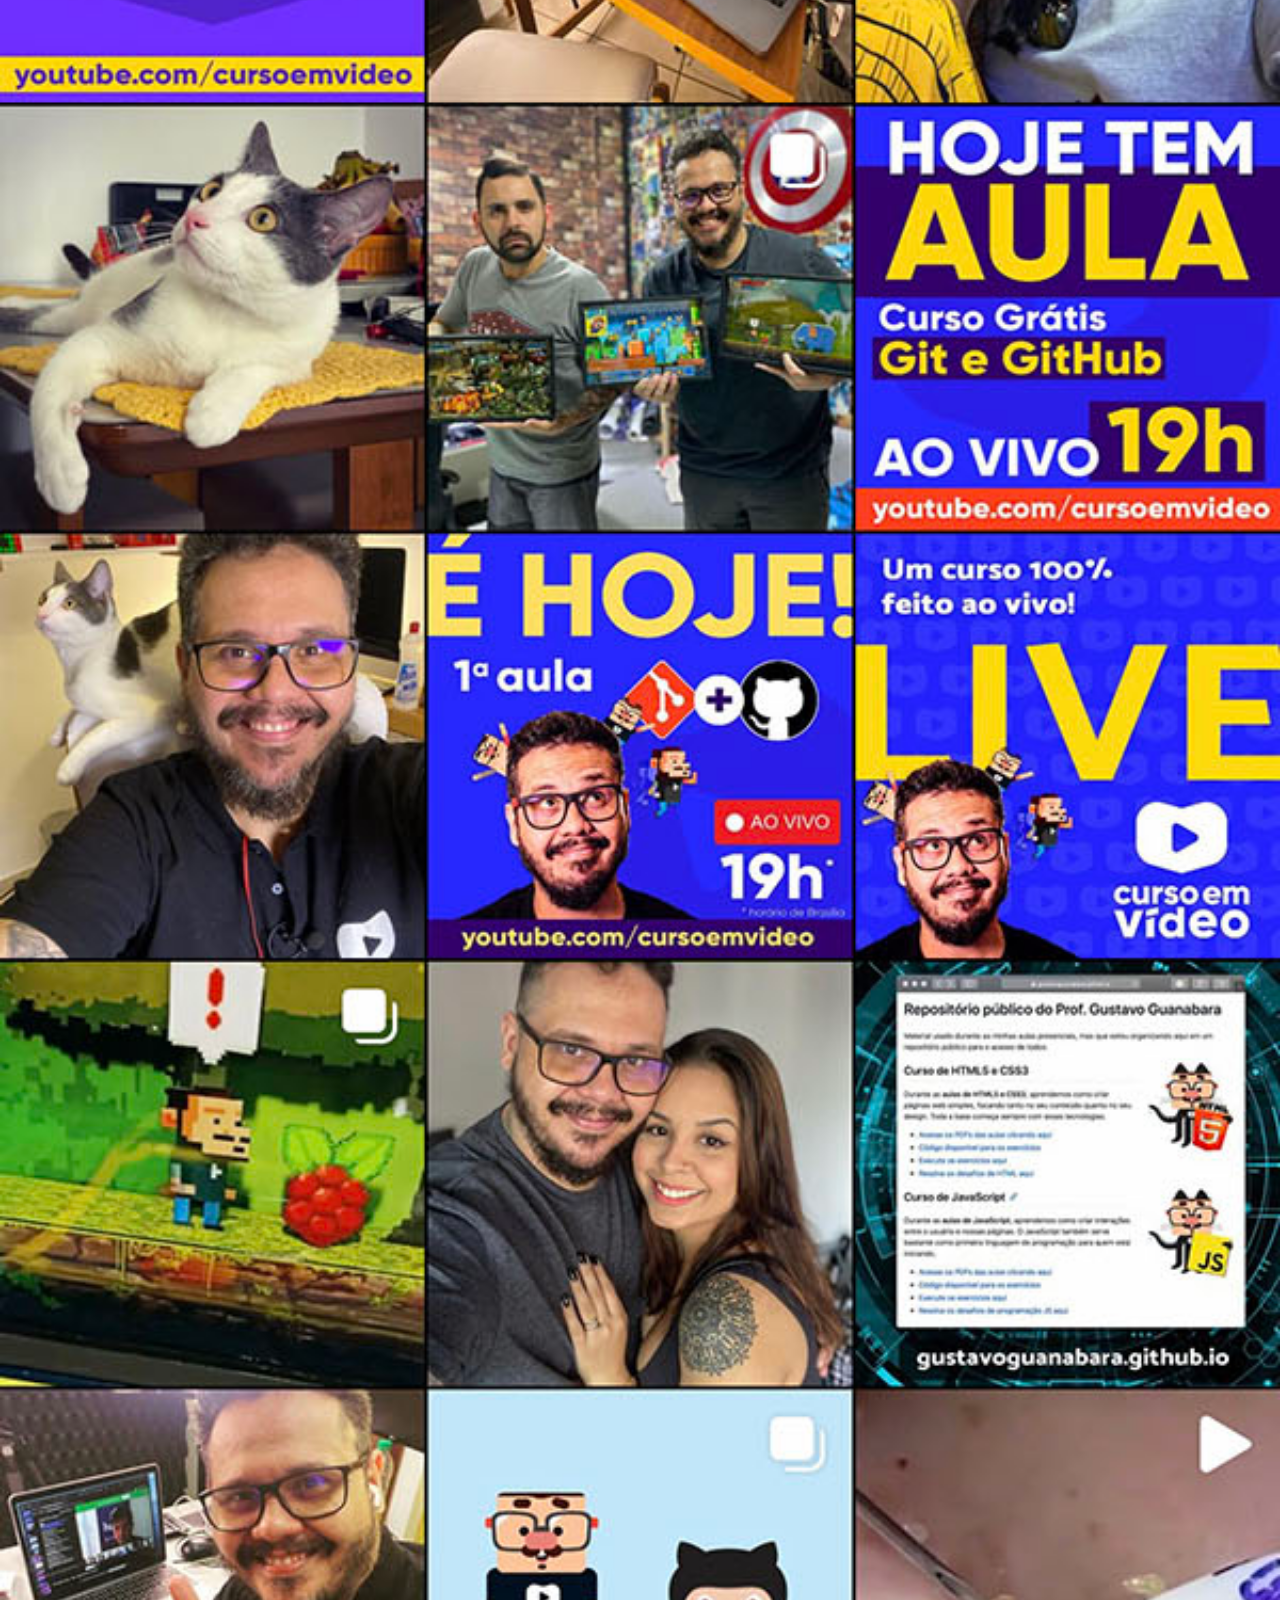
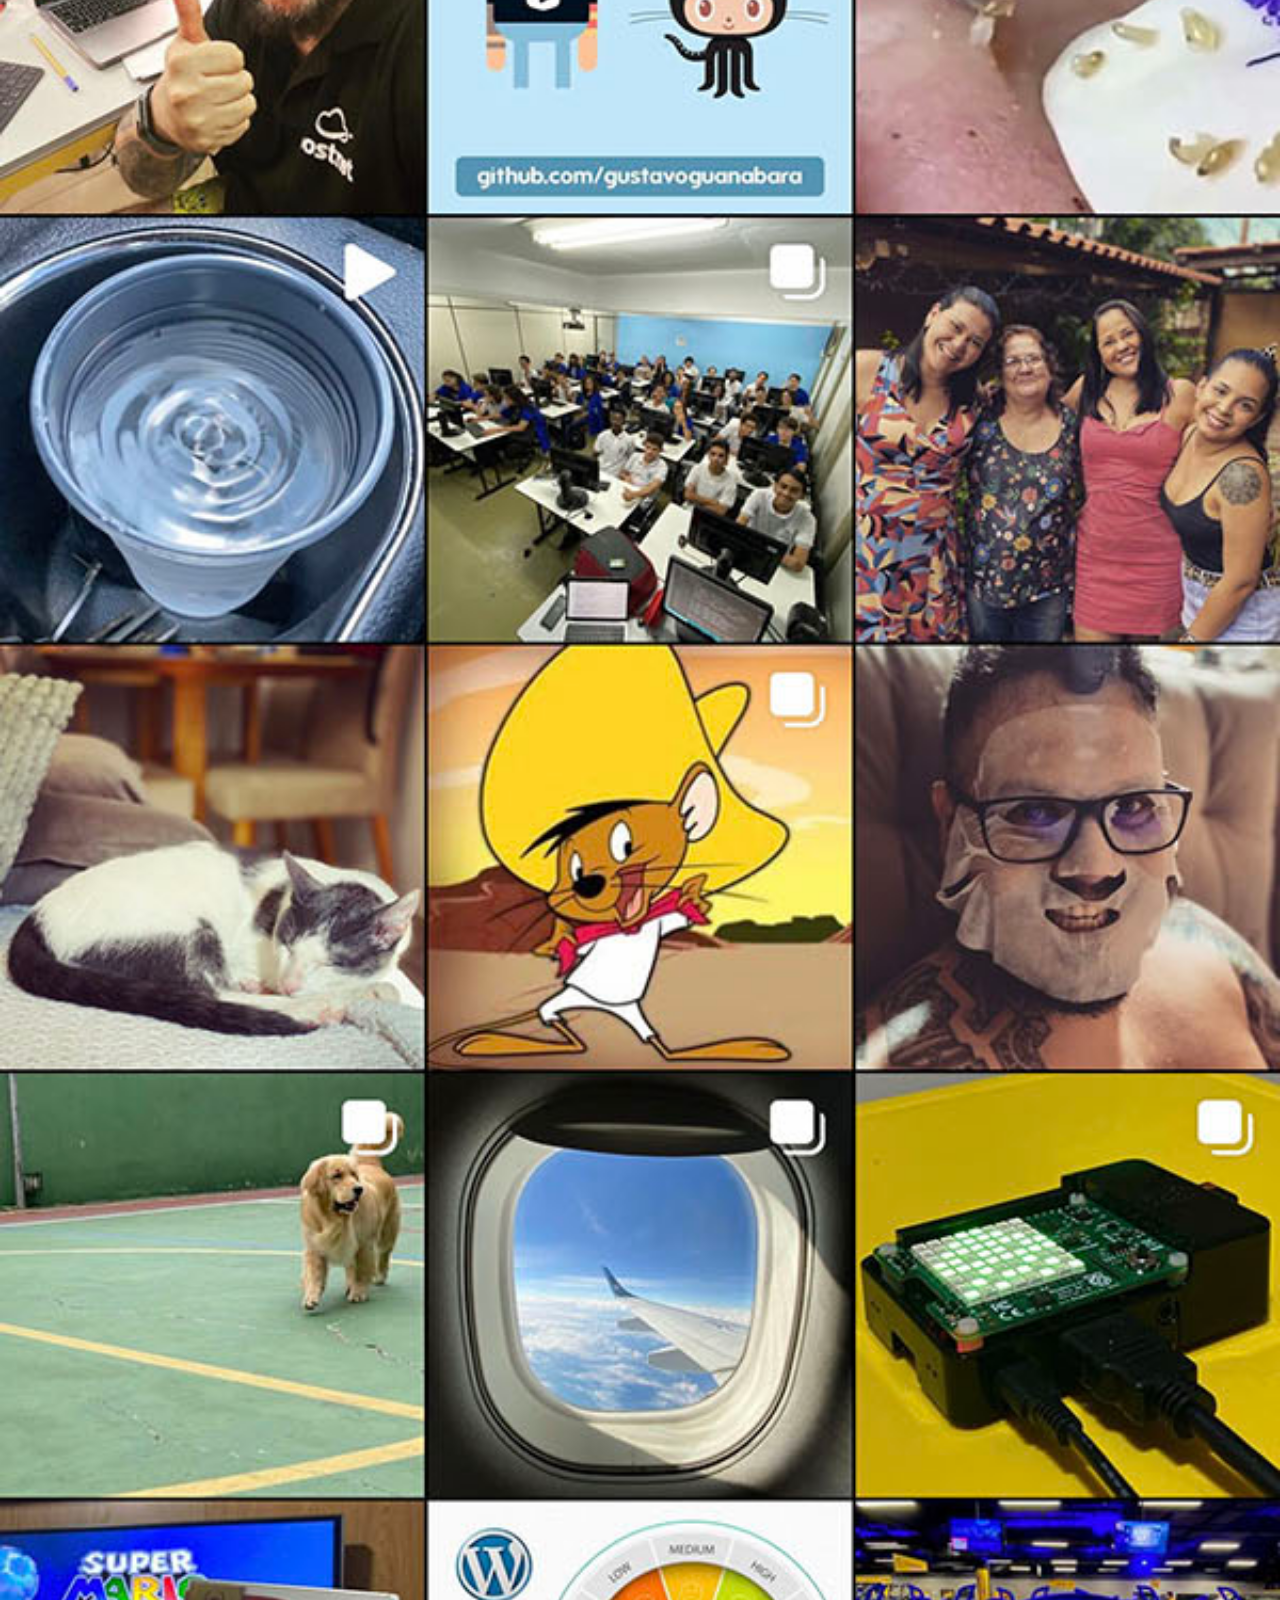
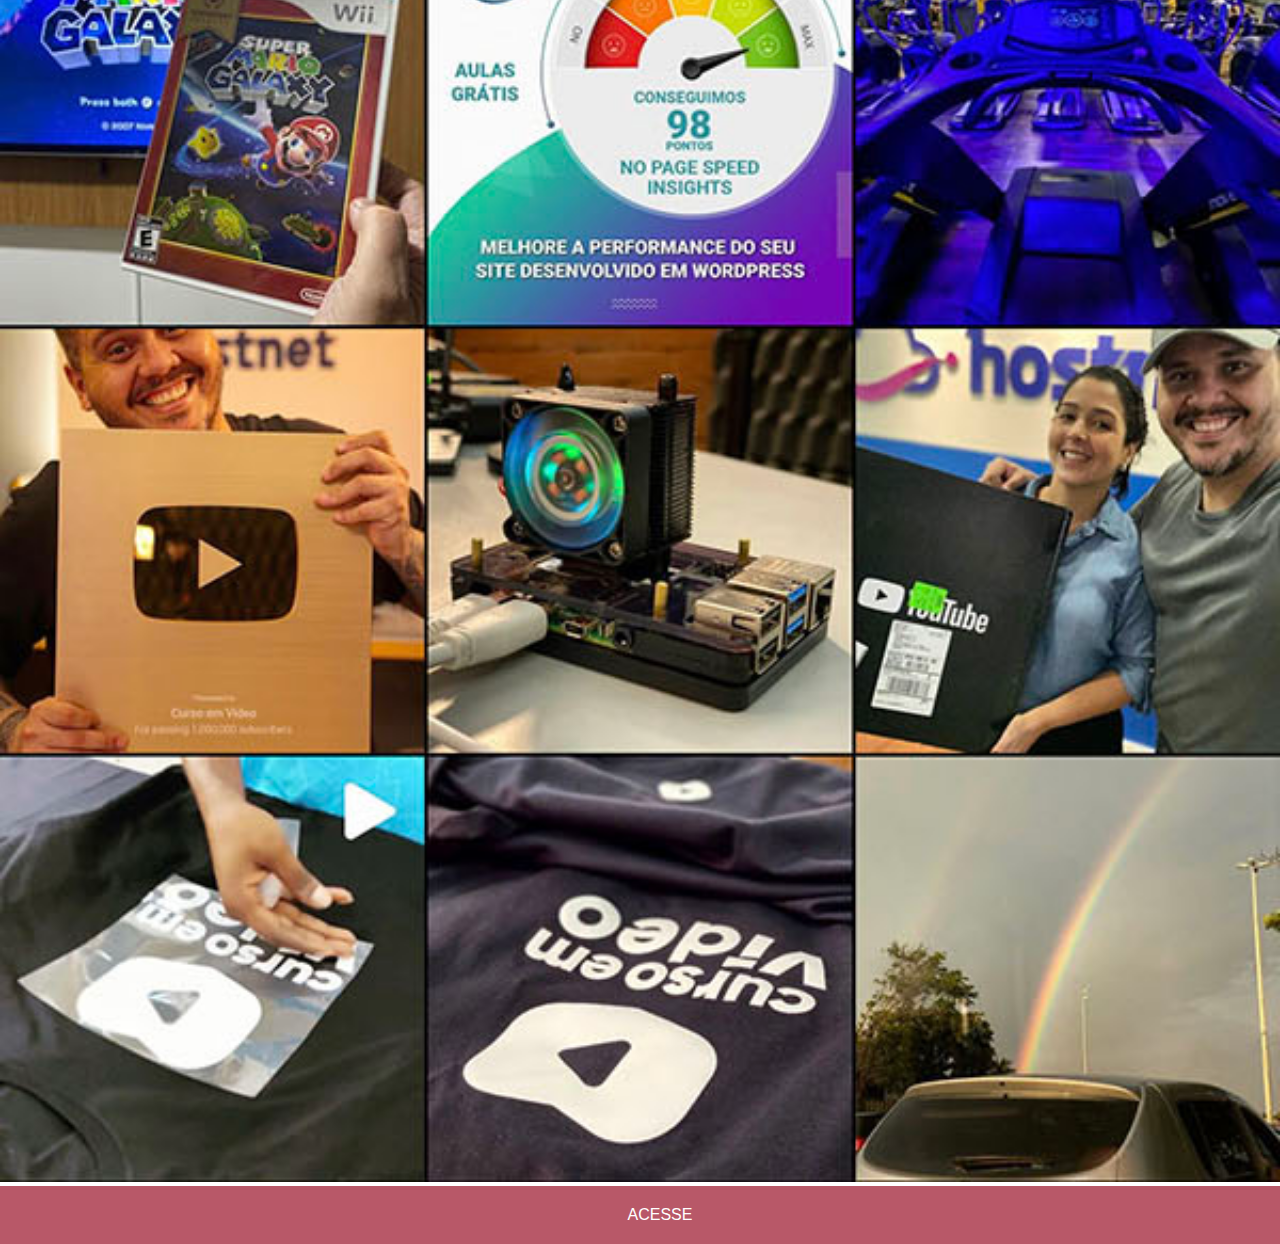
<file: Projeto/insta.html>
<!DOCTYPE html>
<html lang="pt-br">
<head>
    <meta charset="UTF-8">
    <meta http-equiv="X-UA-Compatible" content="IE=edge">
    <meta name="viewport" content="width=device-width, initial-scale=1.0">
    <title>Document</title>
    <style>
        *{
            margin: 0px;
            padding: 0px;
            font-family: Arial, Helvetica, sans-serif;
        }

        ::-webkit-scrollbar{
            width: 0px;
            height: 0px;
        }

        img{
            width: 100vw;
        }

        a{
            display: block;
            background-color: rgb(184, 88, 104);
            padding: 20px;
            text-align: center;
            text-decoration: none;
            color: white;
            width: 100vw;
        }
    </style>
</head>
<body>
    <img src="imagens/tela-instagram.jpg" alt="">
    <a href="https://www.instagram.com/cursoemvideo/" target="_blank">ACESSE</a>
</body>
</html>
</file>
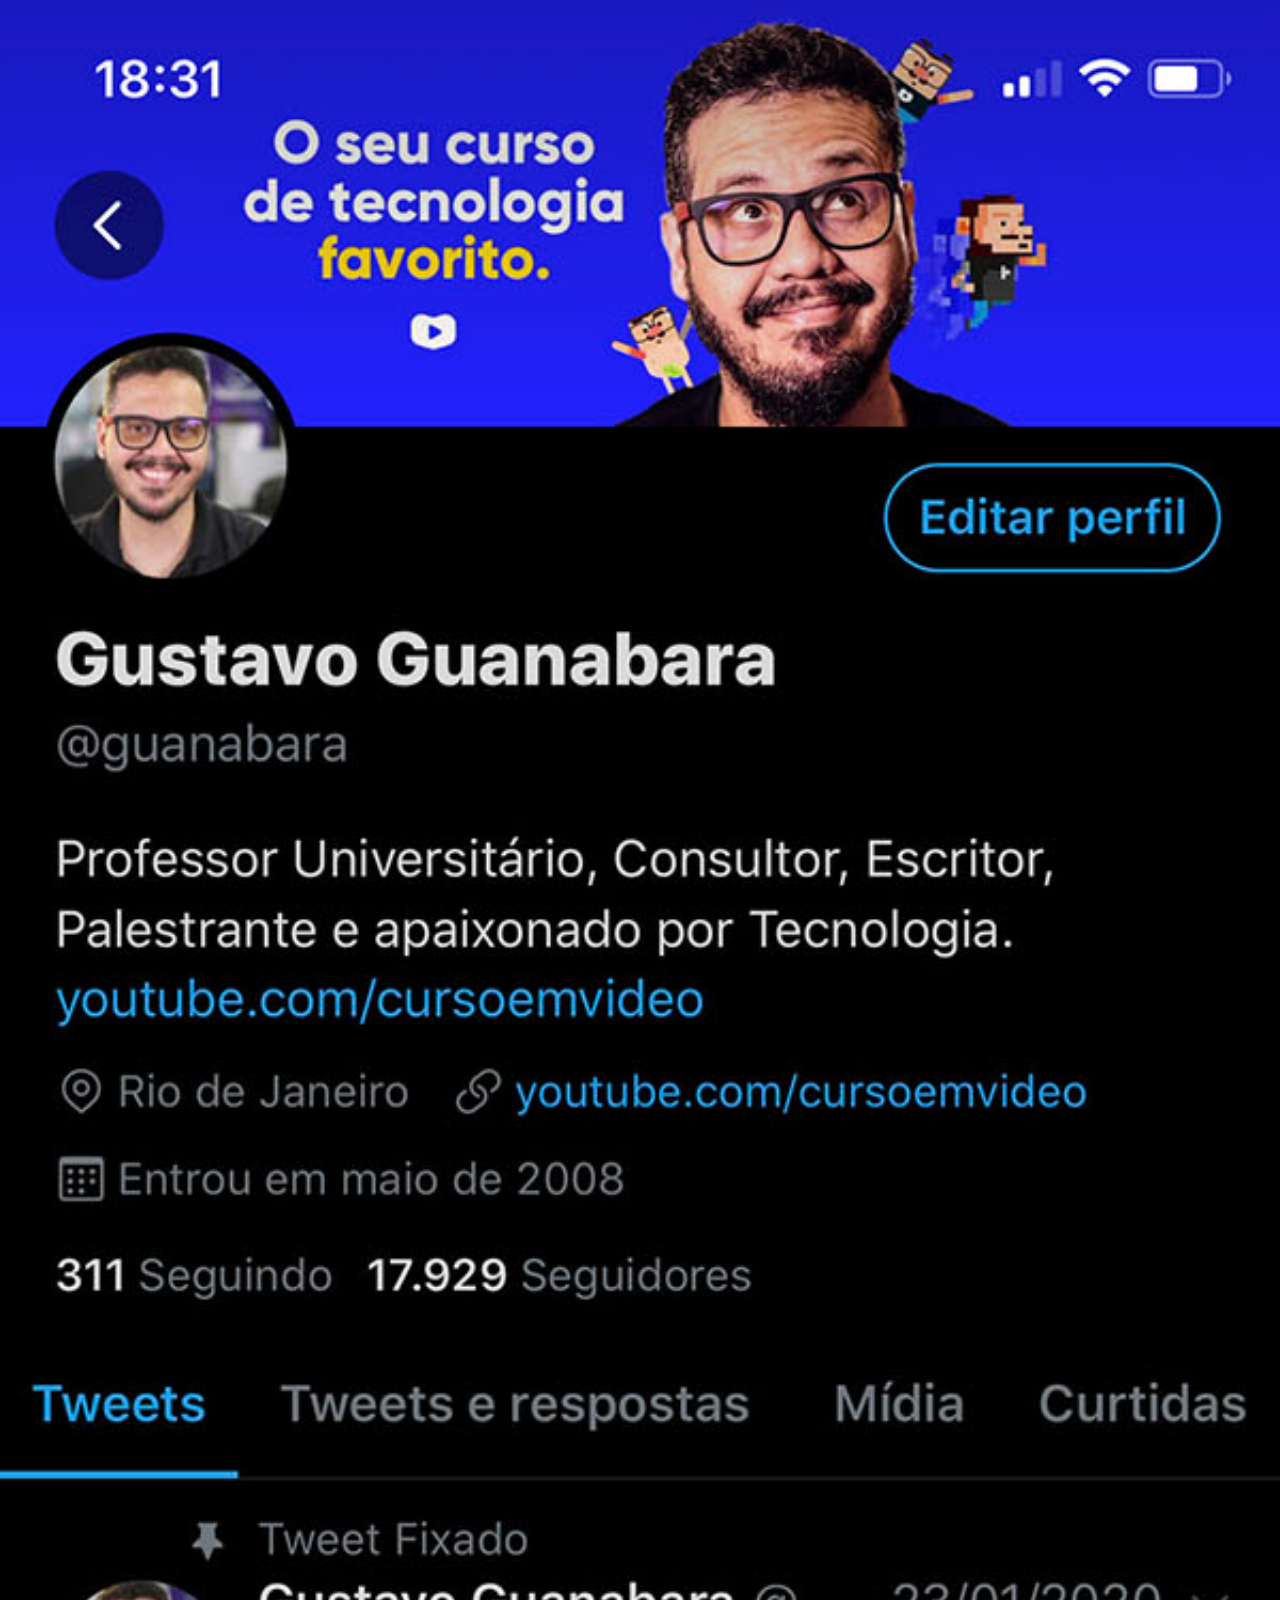
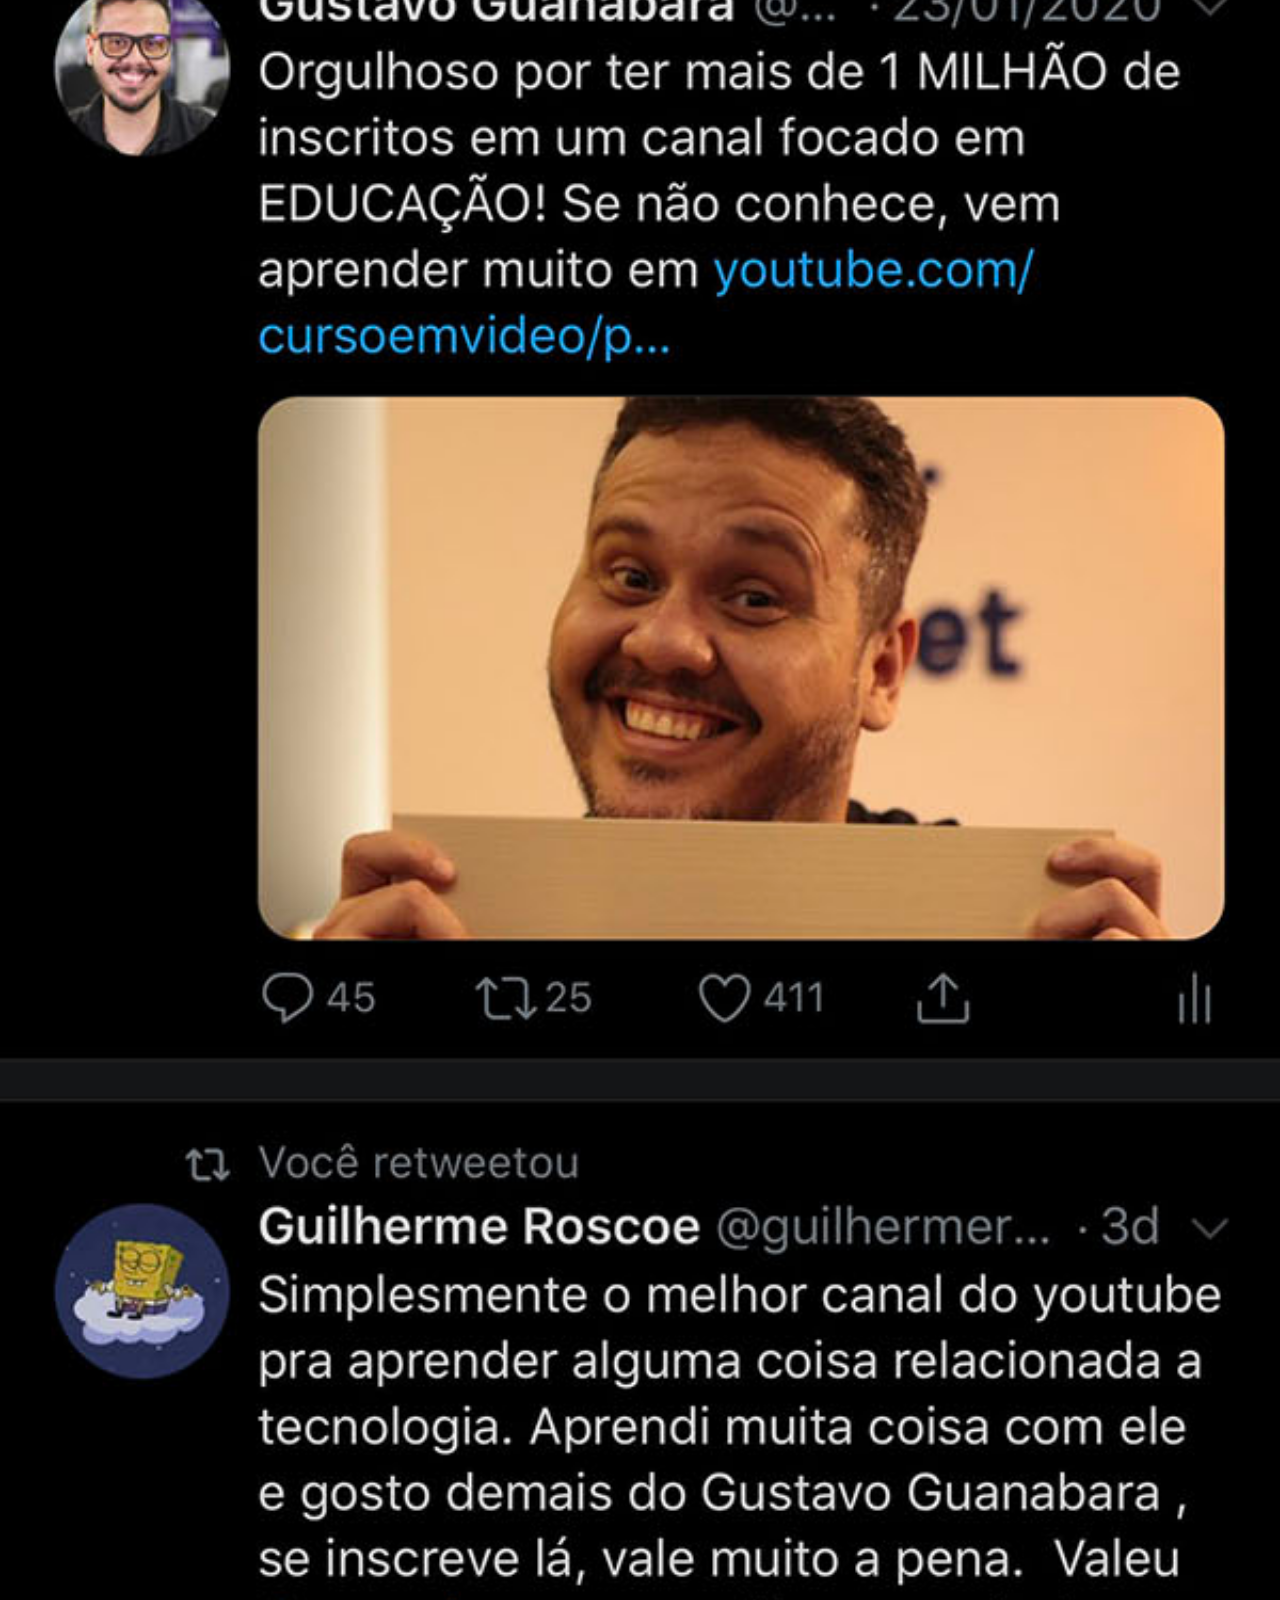
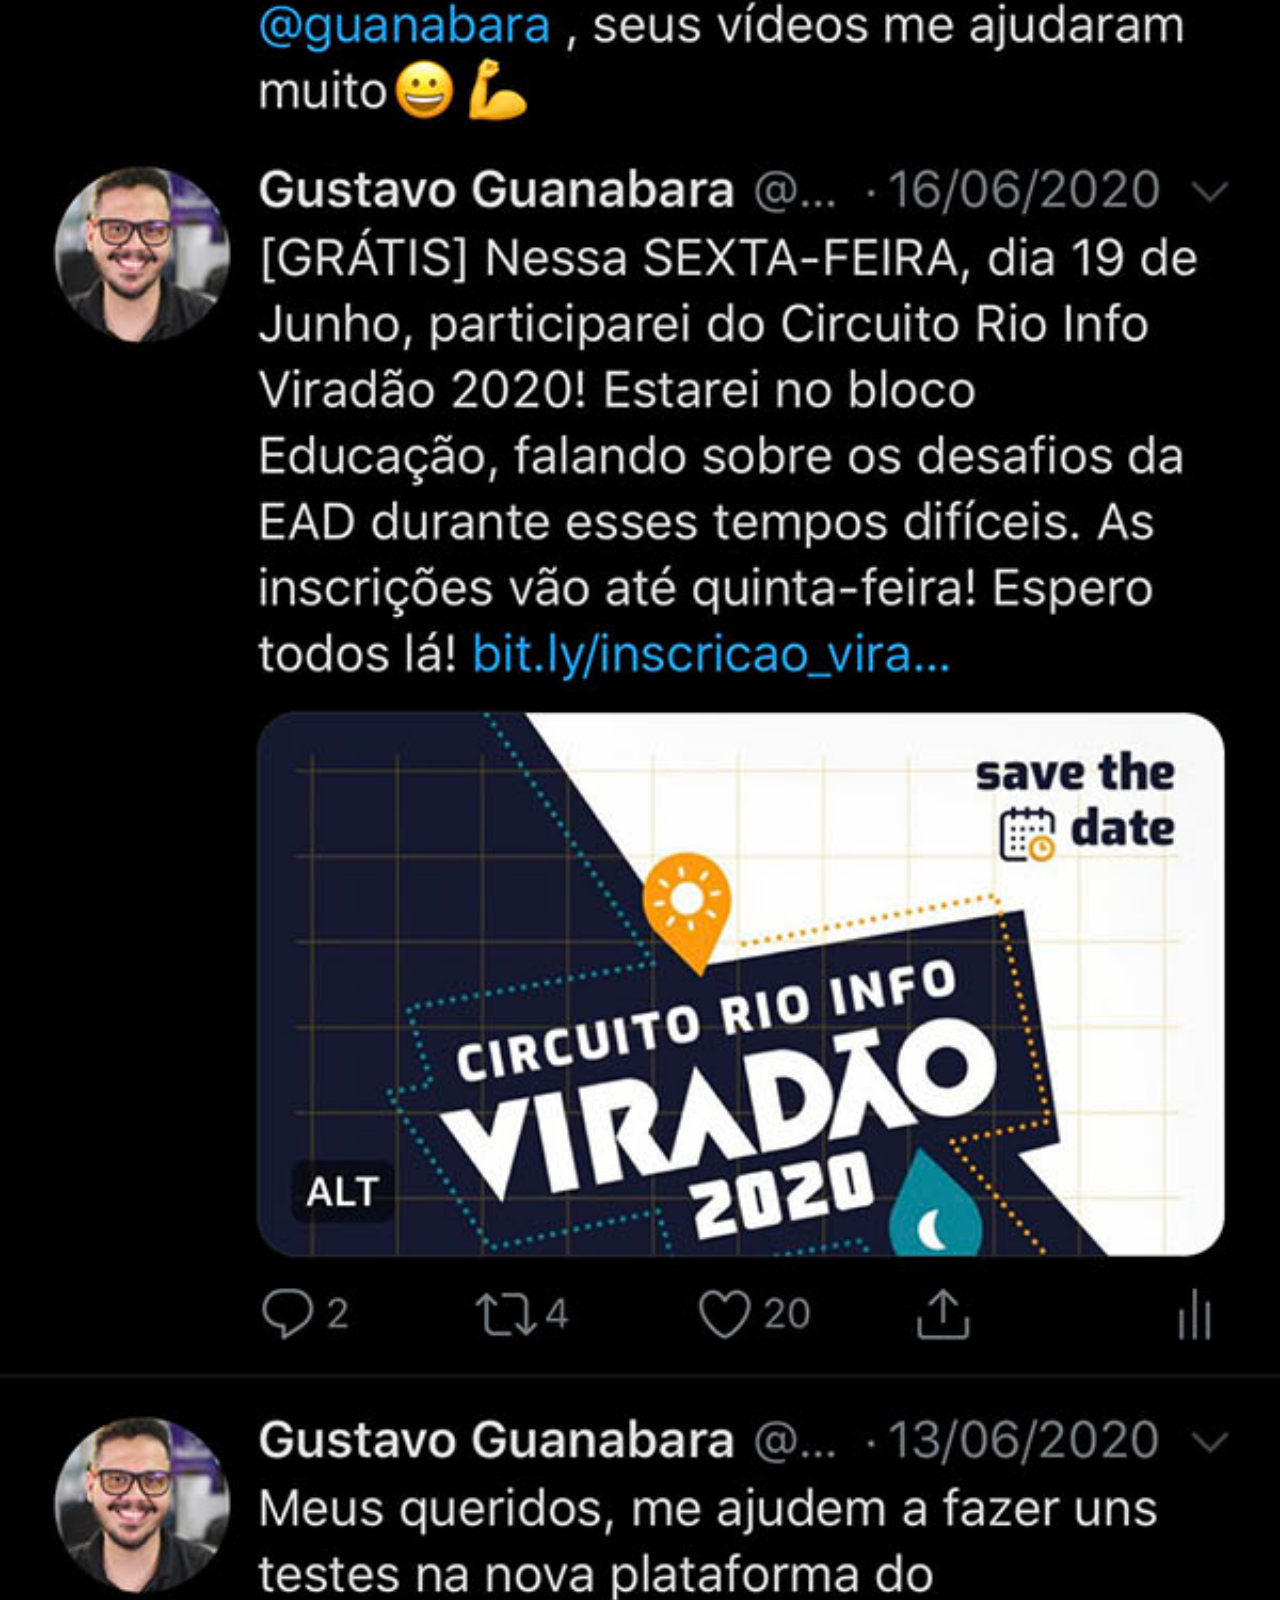
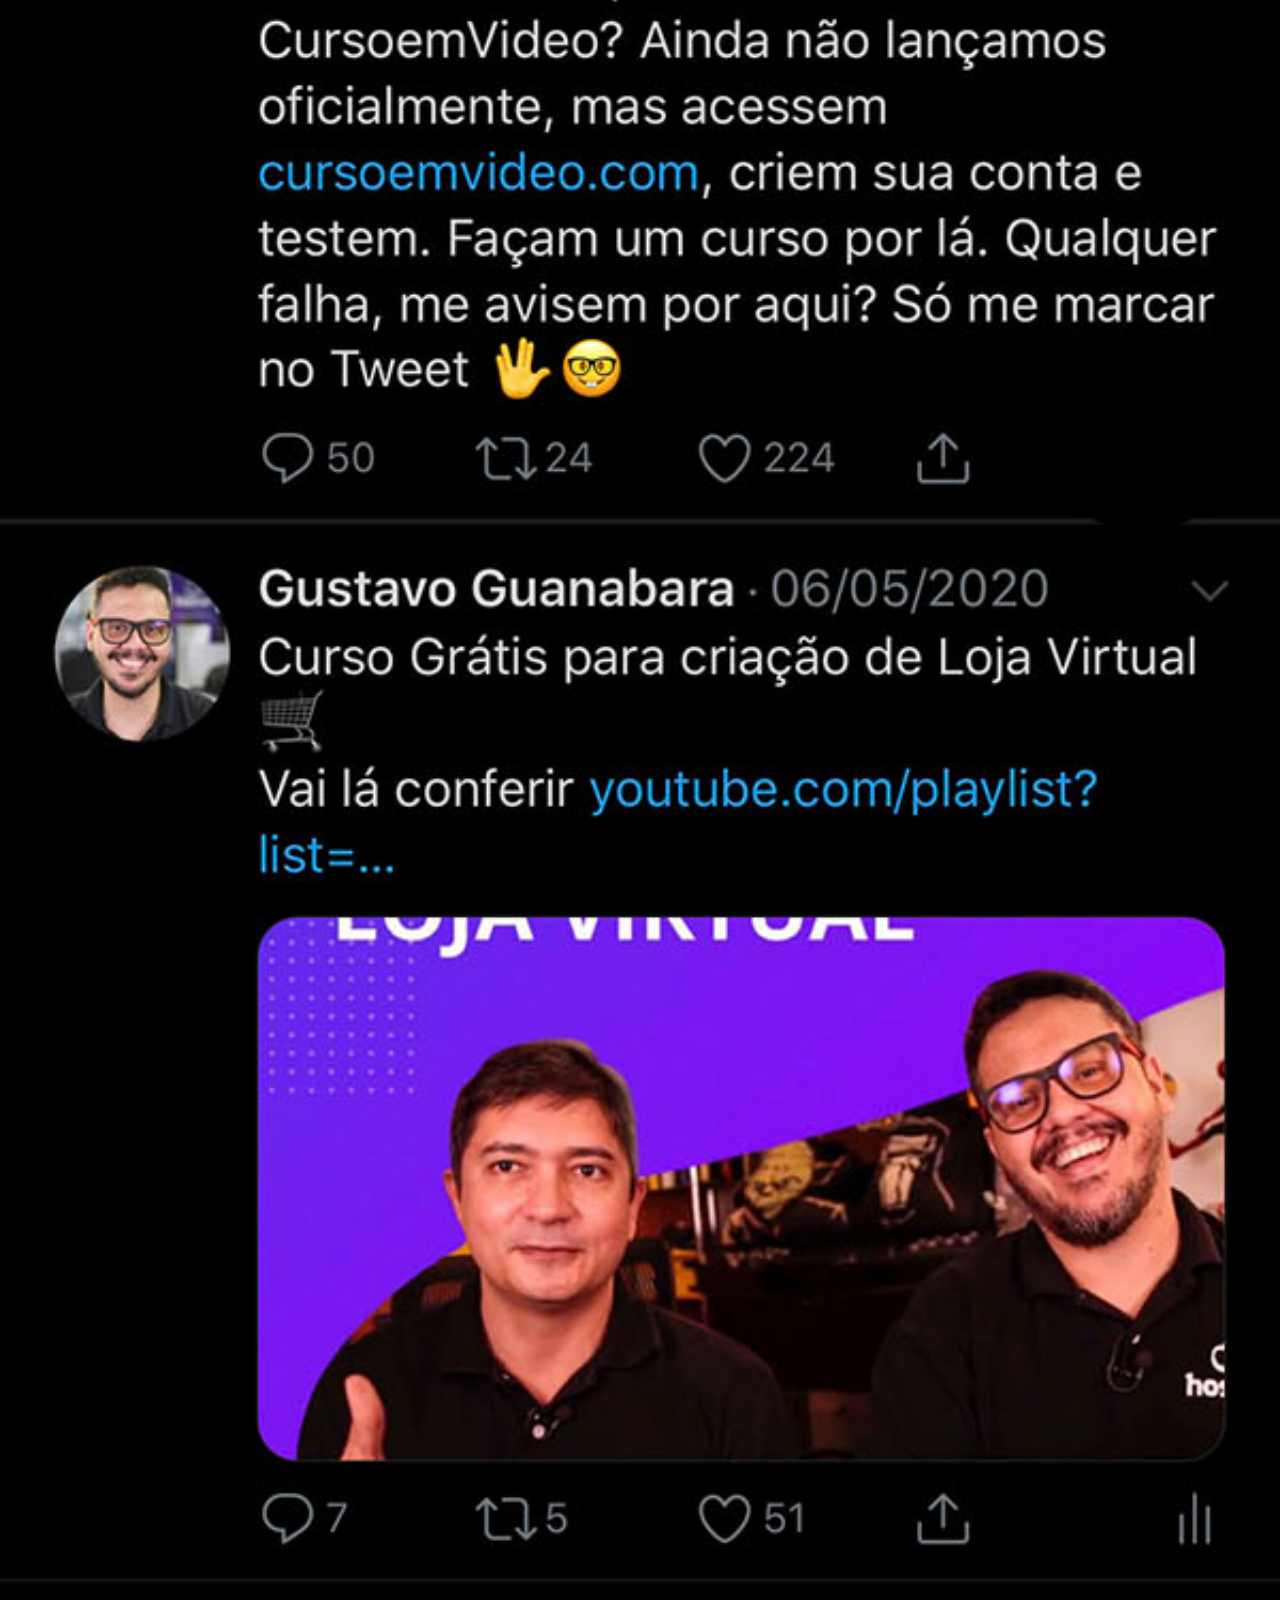
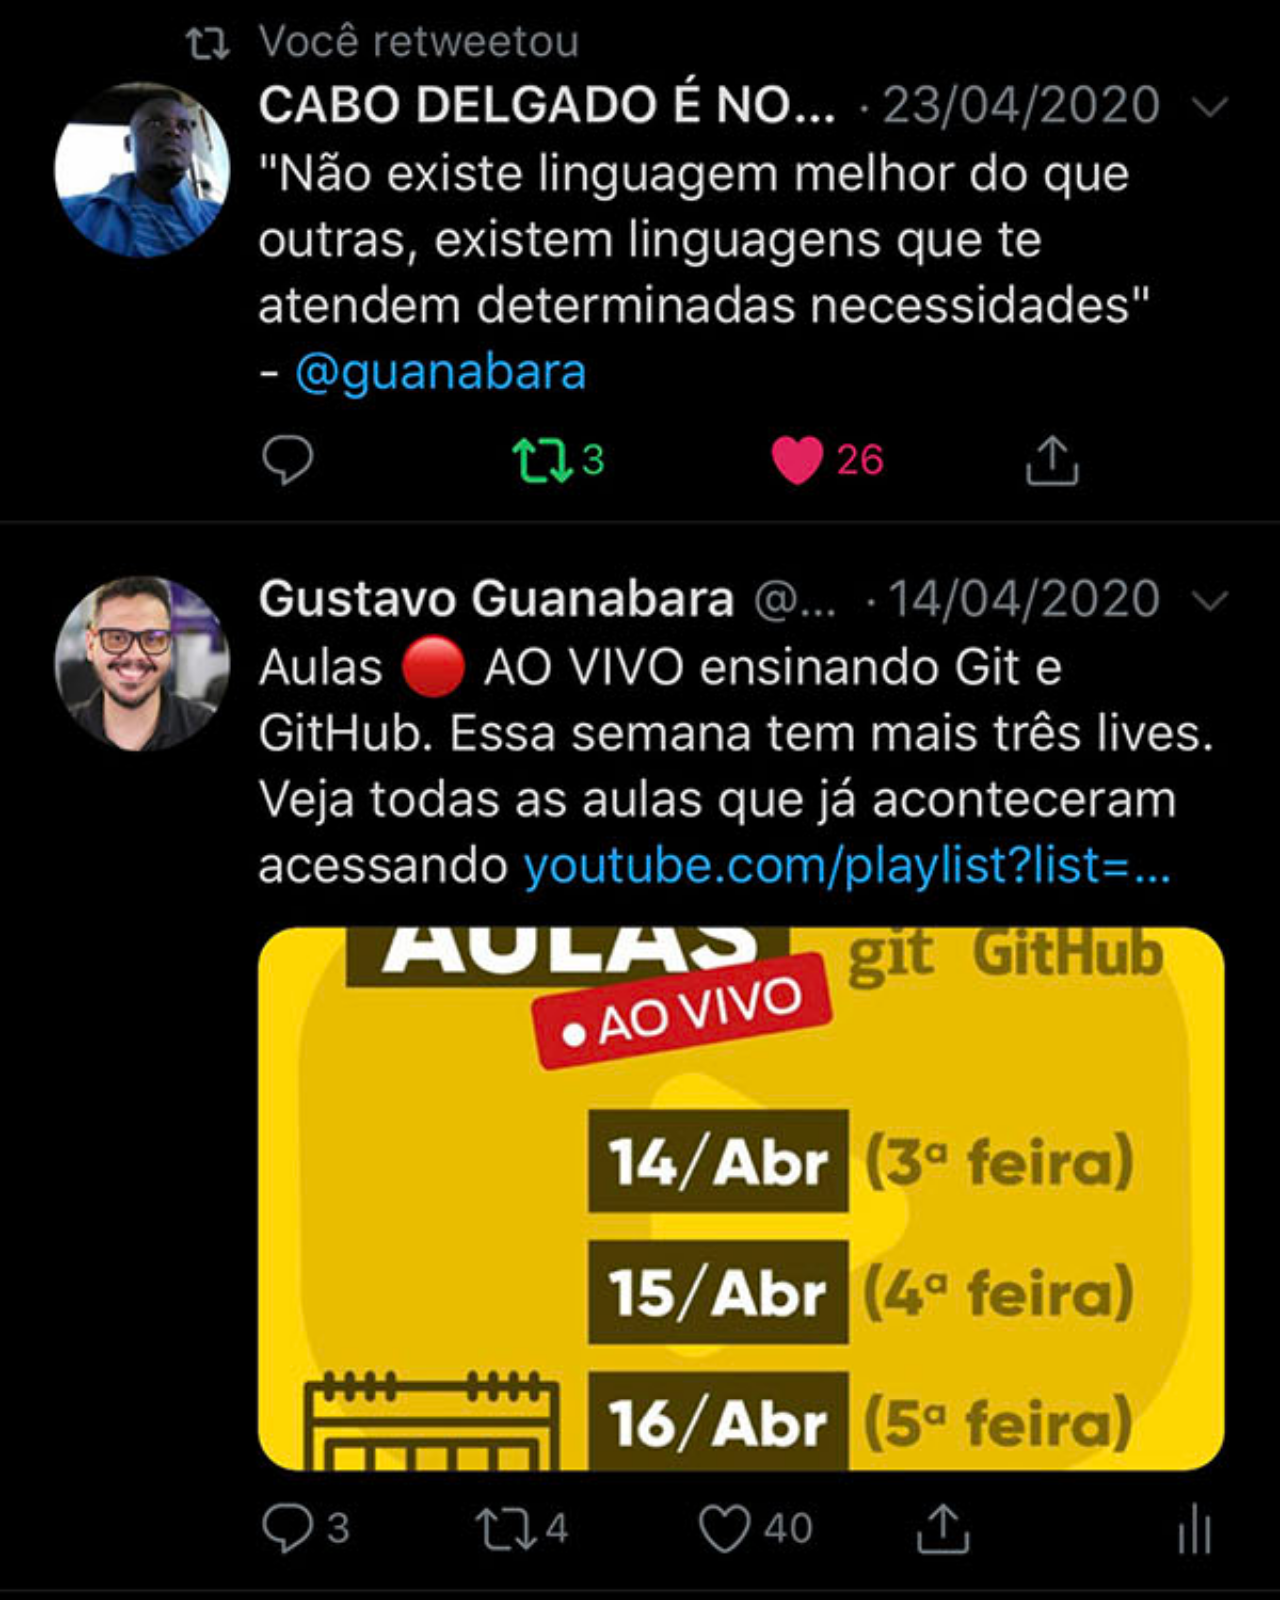
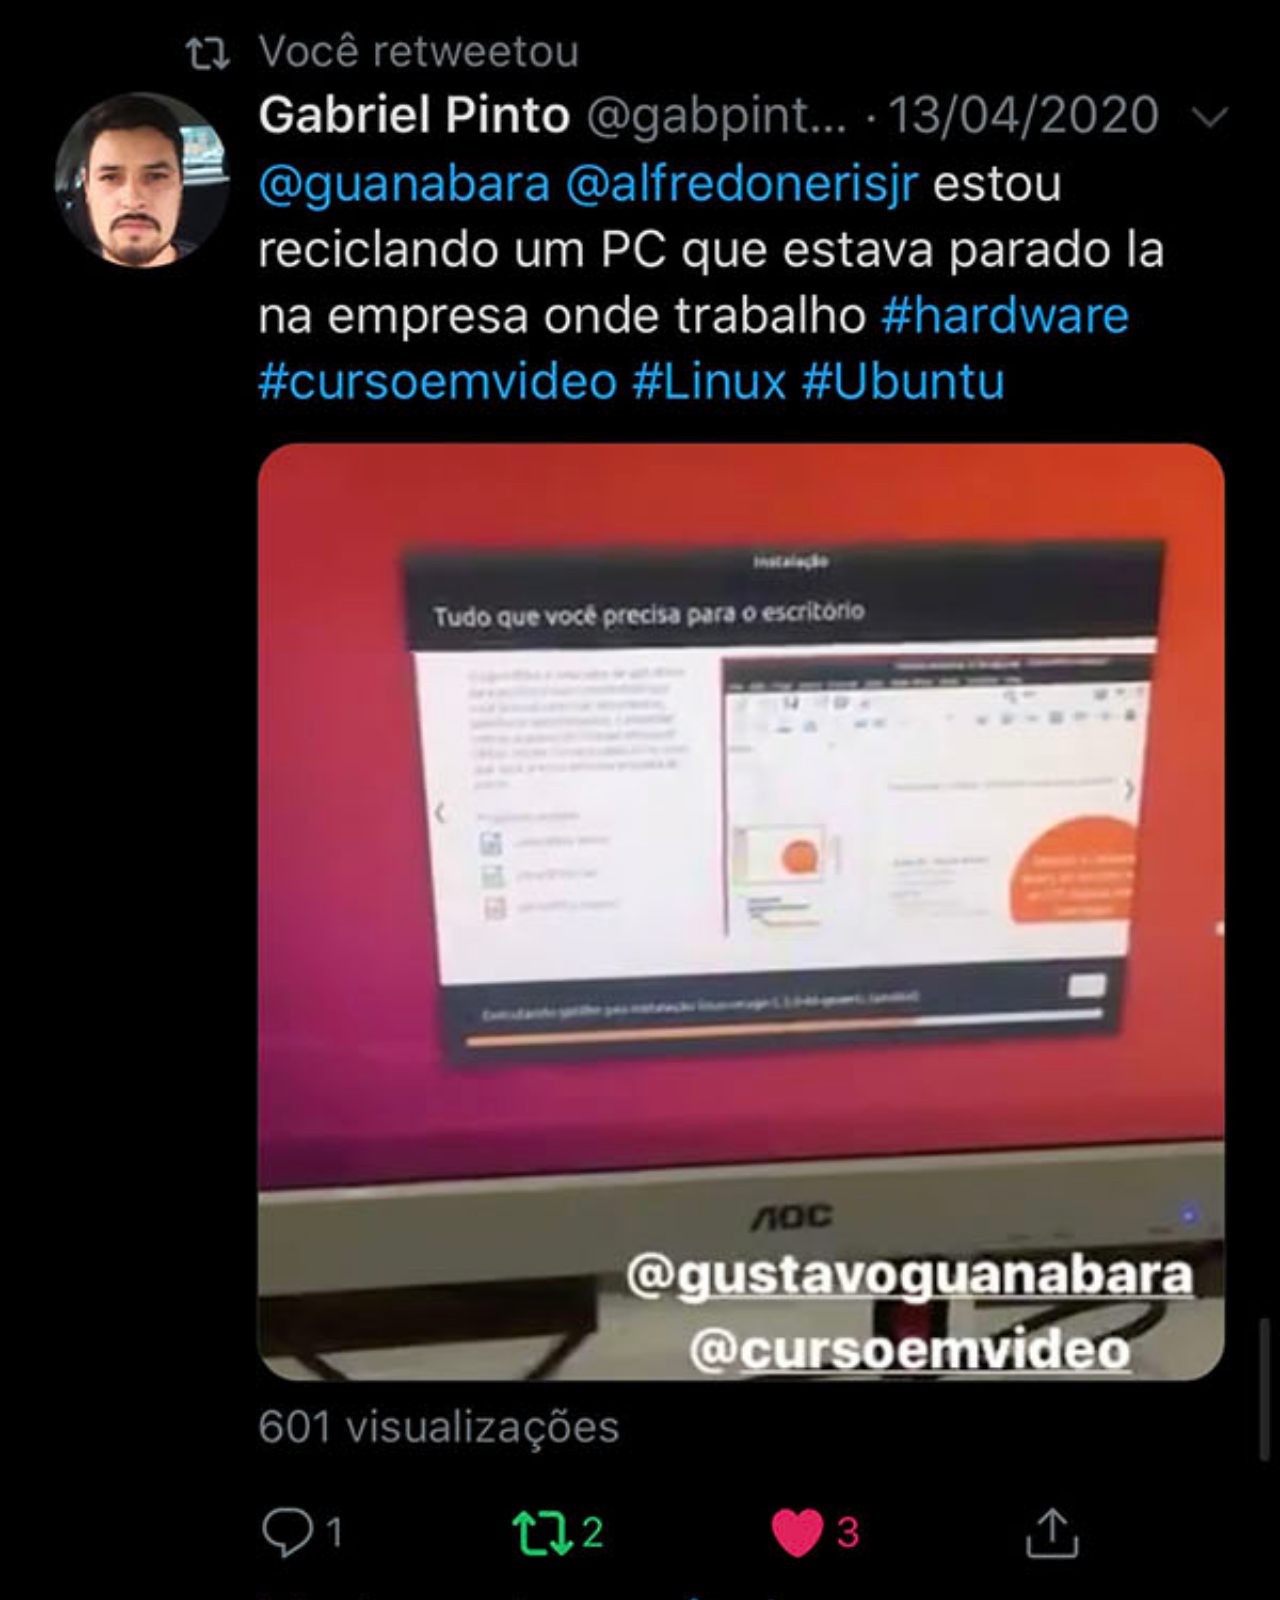
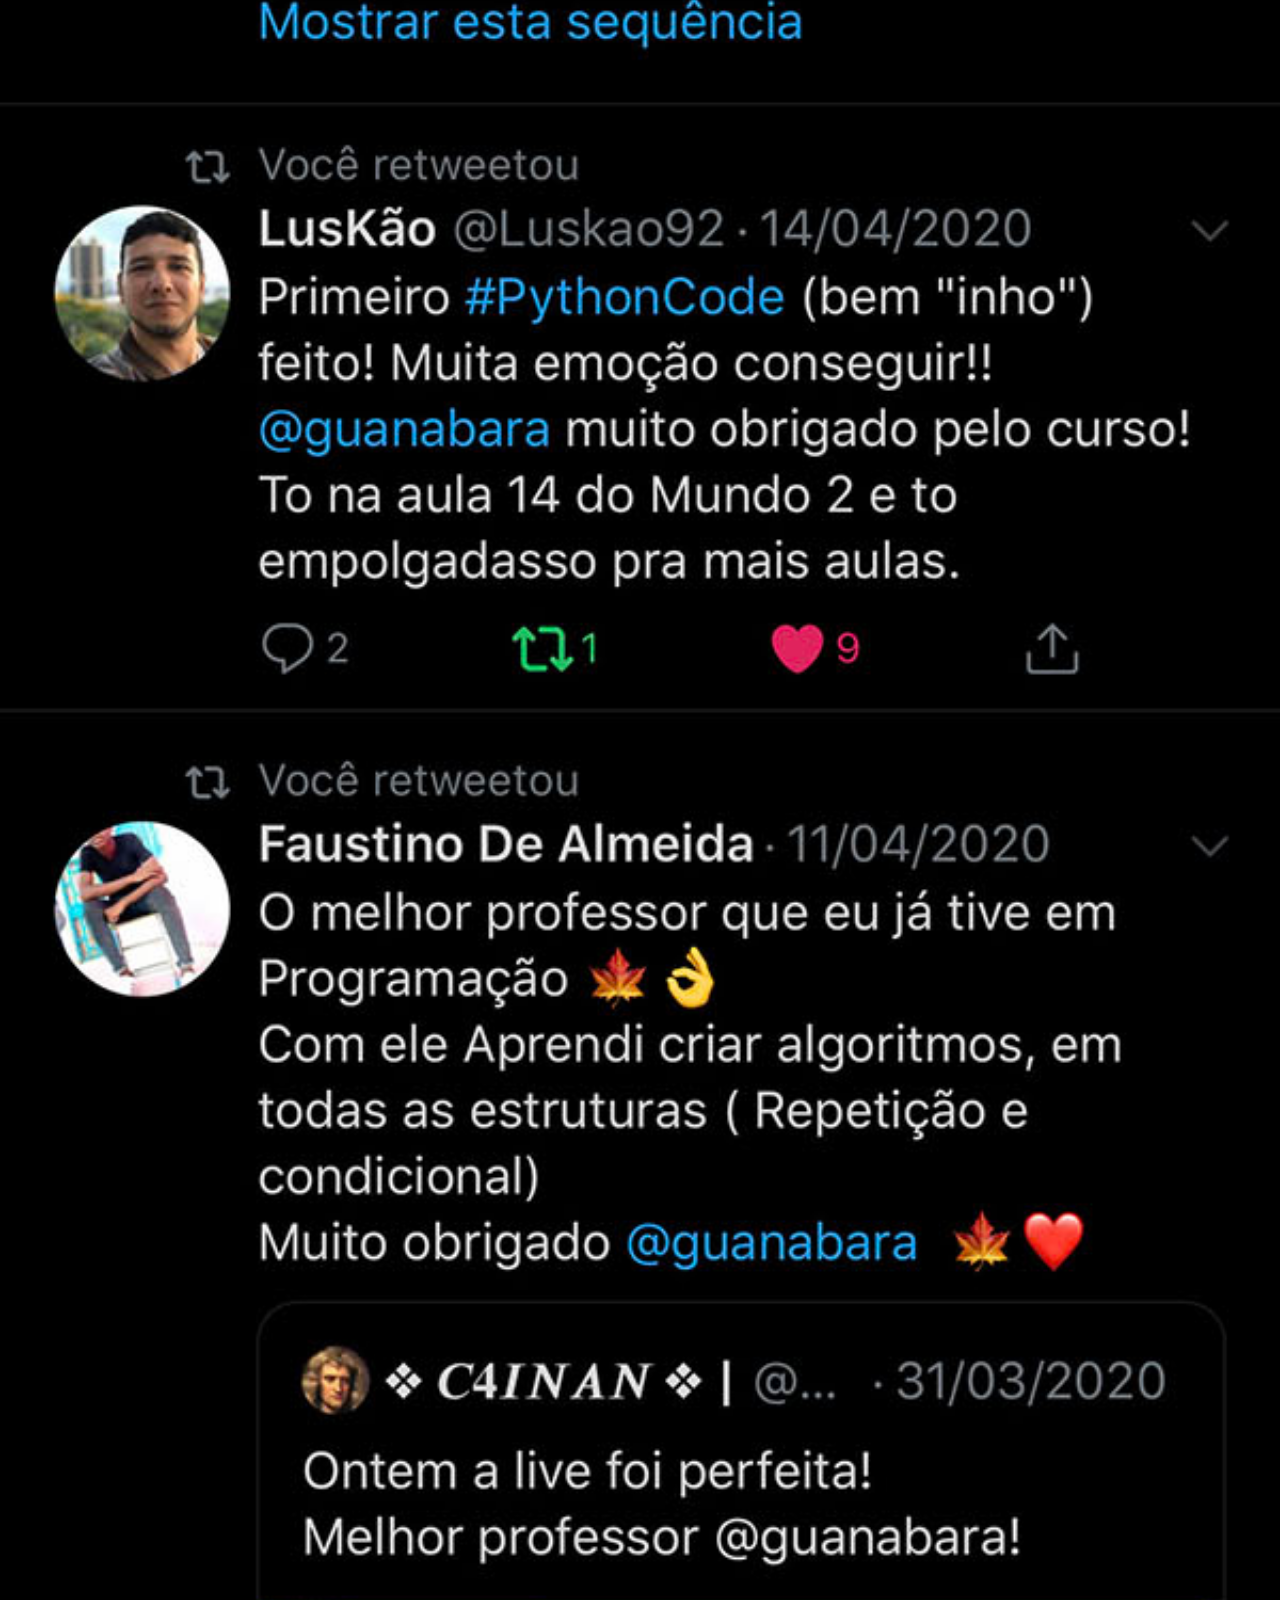
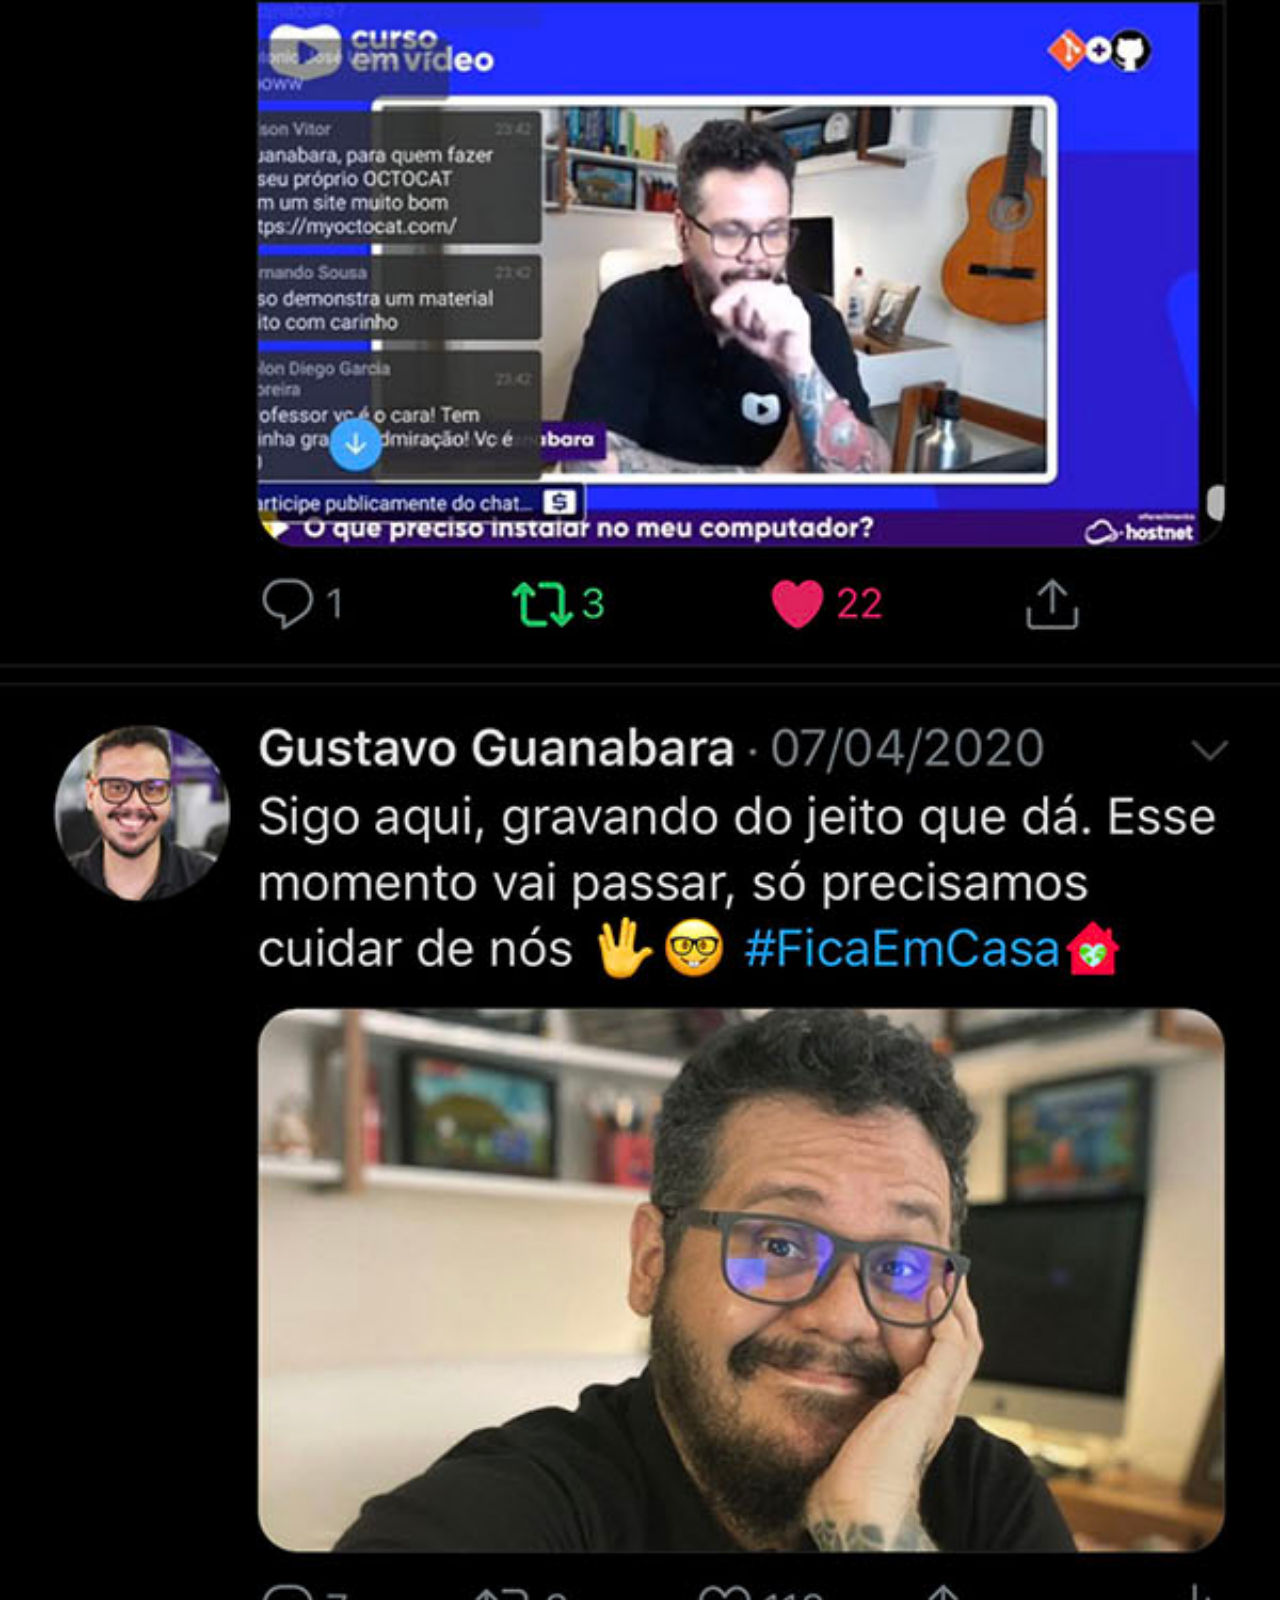
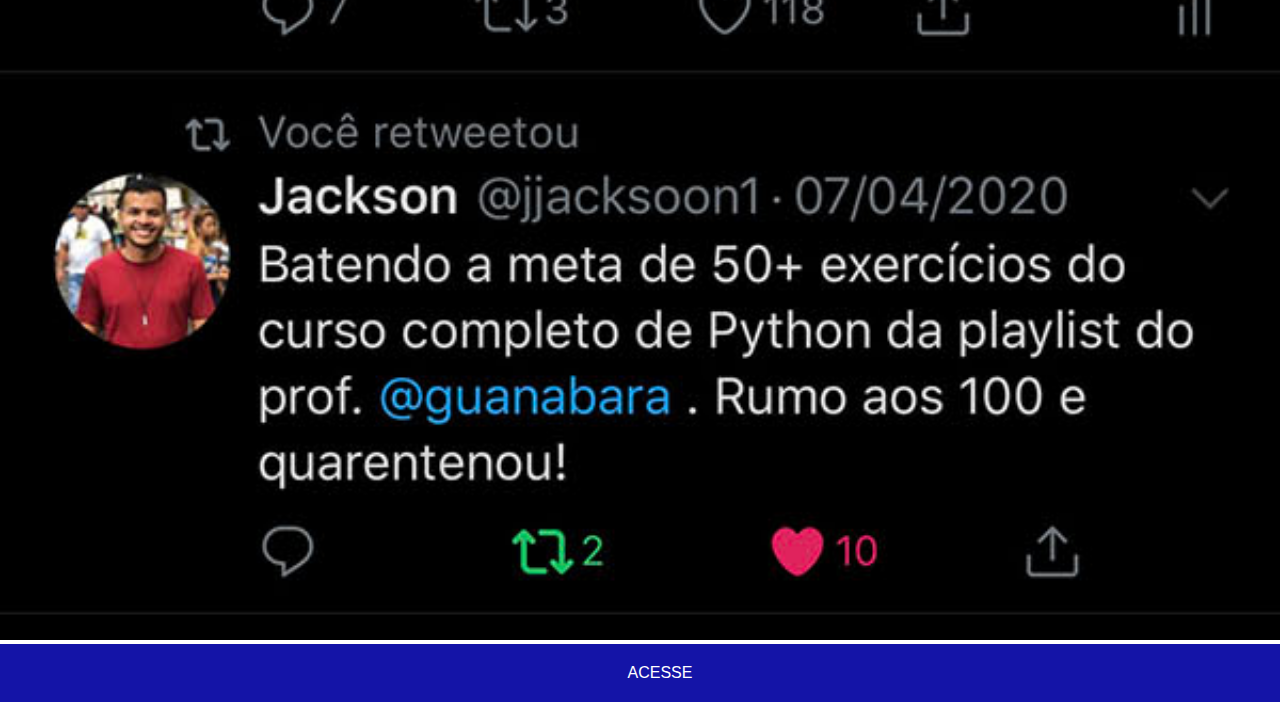
<file: Projeto/tt.html>
<!DOCTYPE html>
<html lang="pt-br">
<head>
    <meta charset="UTF-8">
    <meta http-equiv="X-UA-Compatible" content="IE=edge">
    <meta name="viewport" content="width=device-width, initial-scale=1.0">
    <title>Document</title>
    <style>
        *{
            margin: 0px;
            padding: 0px;
            font-family: Arial, Helvetica, sans-serif;
        }

        ::-webkit-scrollbar{
            width: 0px;
            height: 0px;
        }

        img{
            width: 100vw;
        }

        a{
            display: block;
            background-color: rgb(20, 20, 167);
            padding: 20px;
            text-align: center;
            text-decoration: none;
            color: white;
            width: 100vw;
        }
    </style>
</head>
<body>
    <img src="imagens/tela-twitter.jpg" alt="">
    <a href="https://twitter.com/guanabara" target="_blank">ACESSE</a>
</body>
</html>
</file>
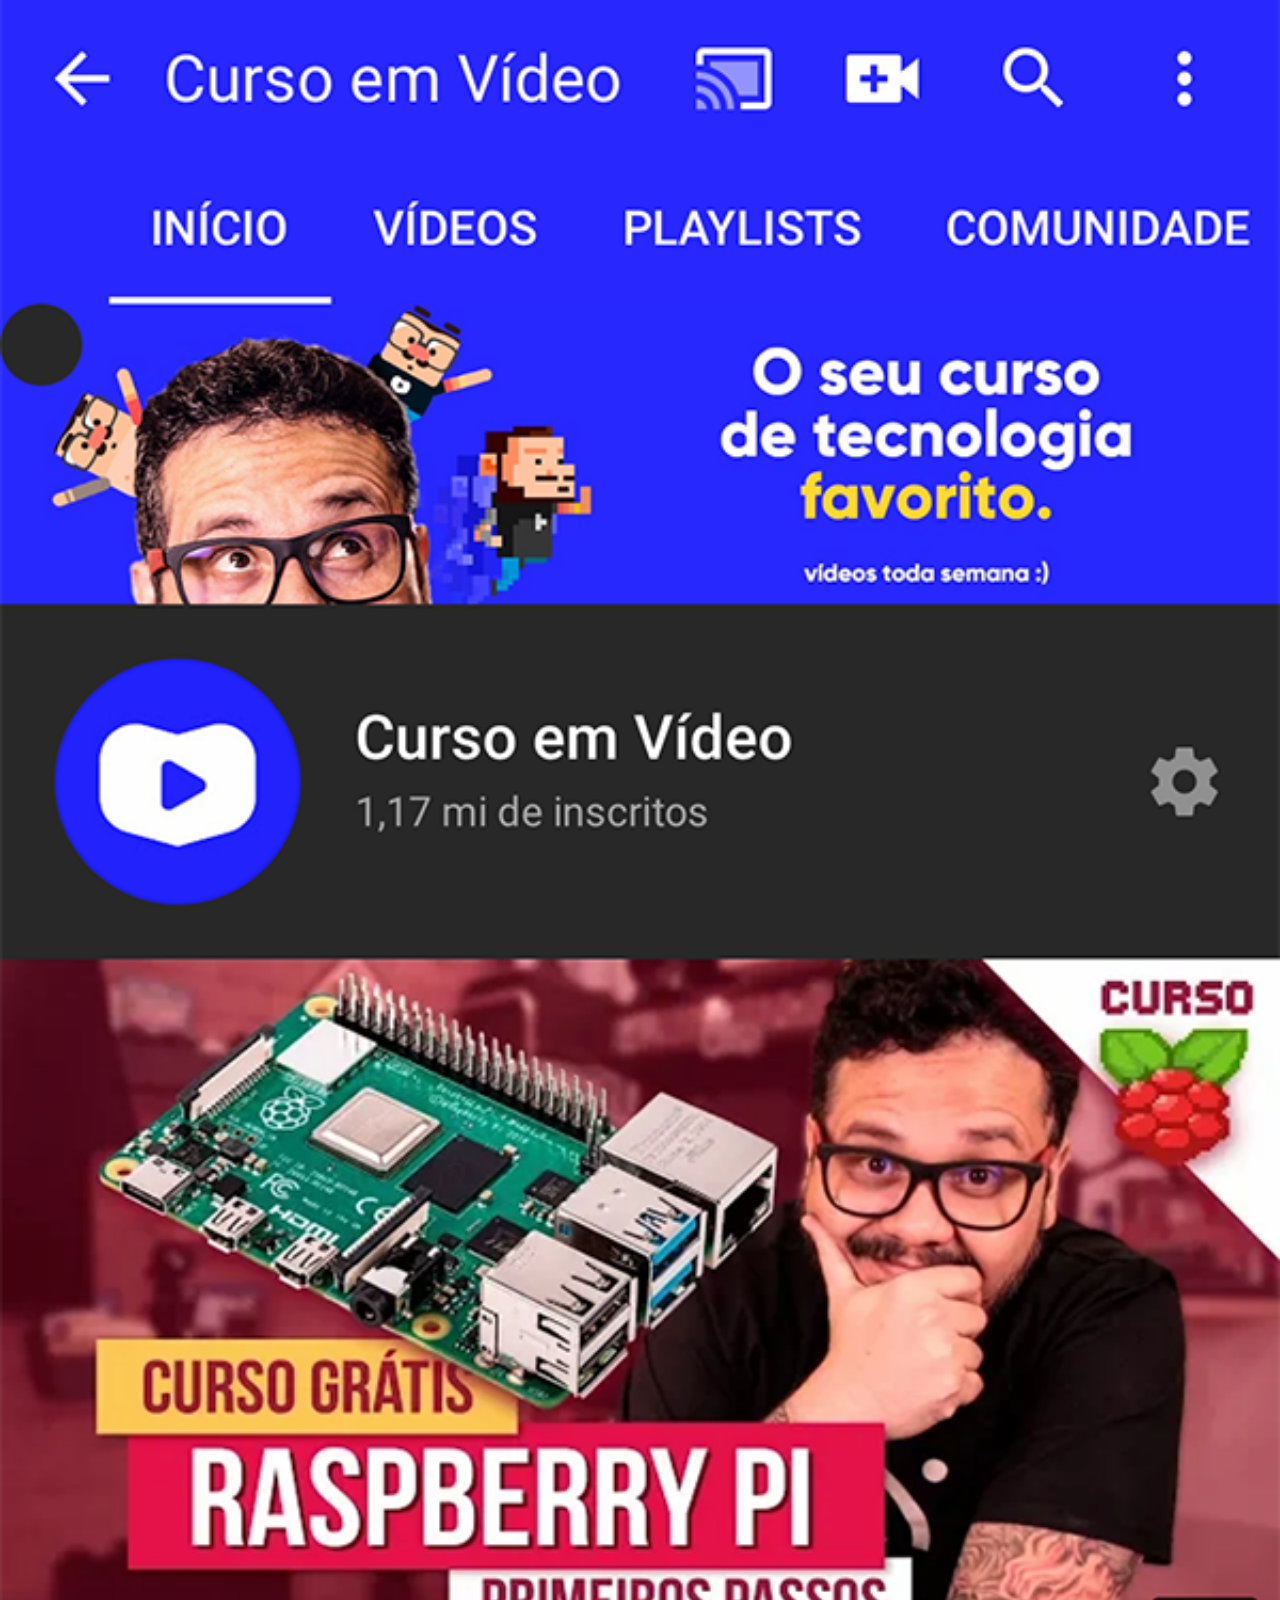
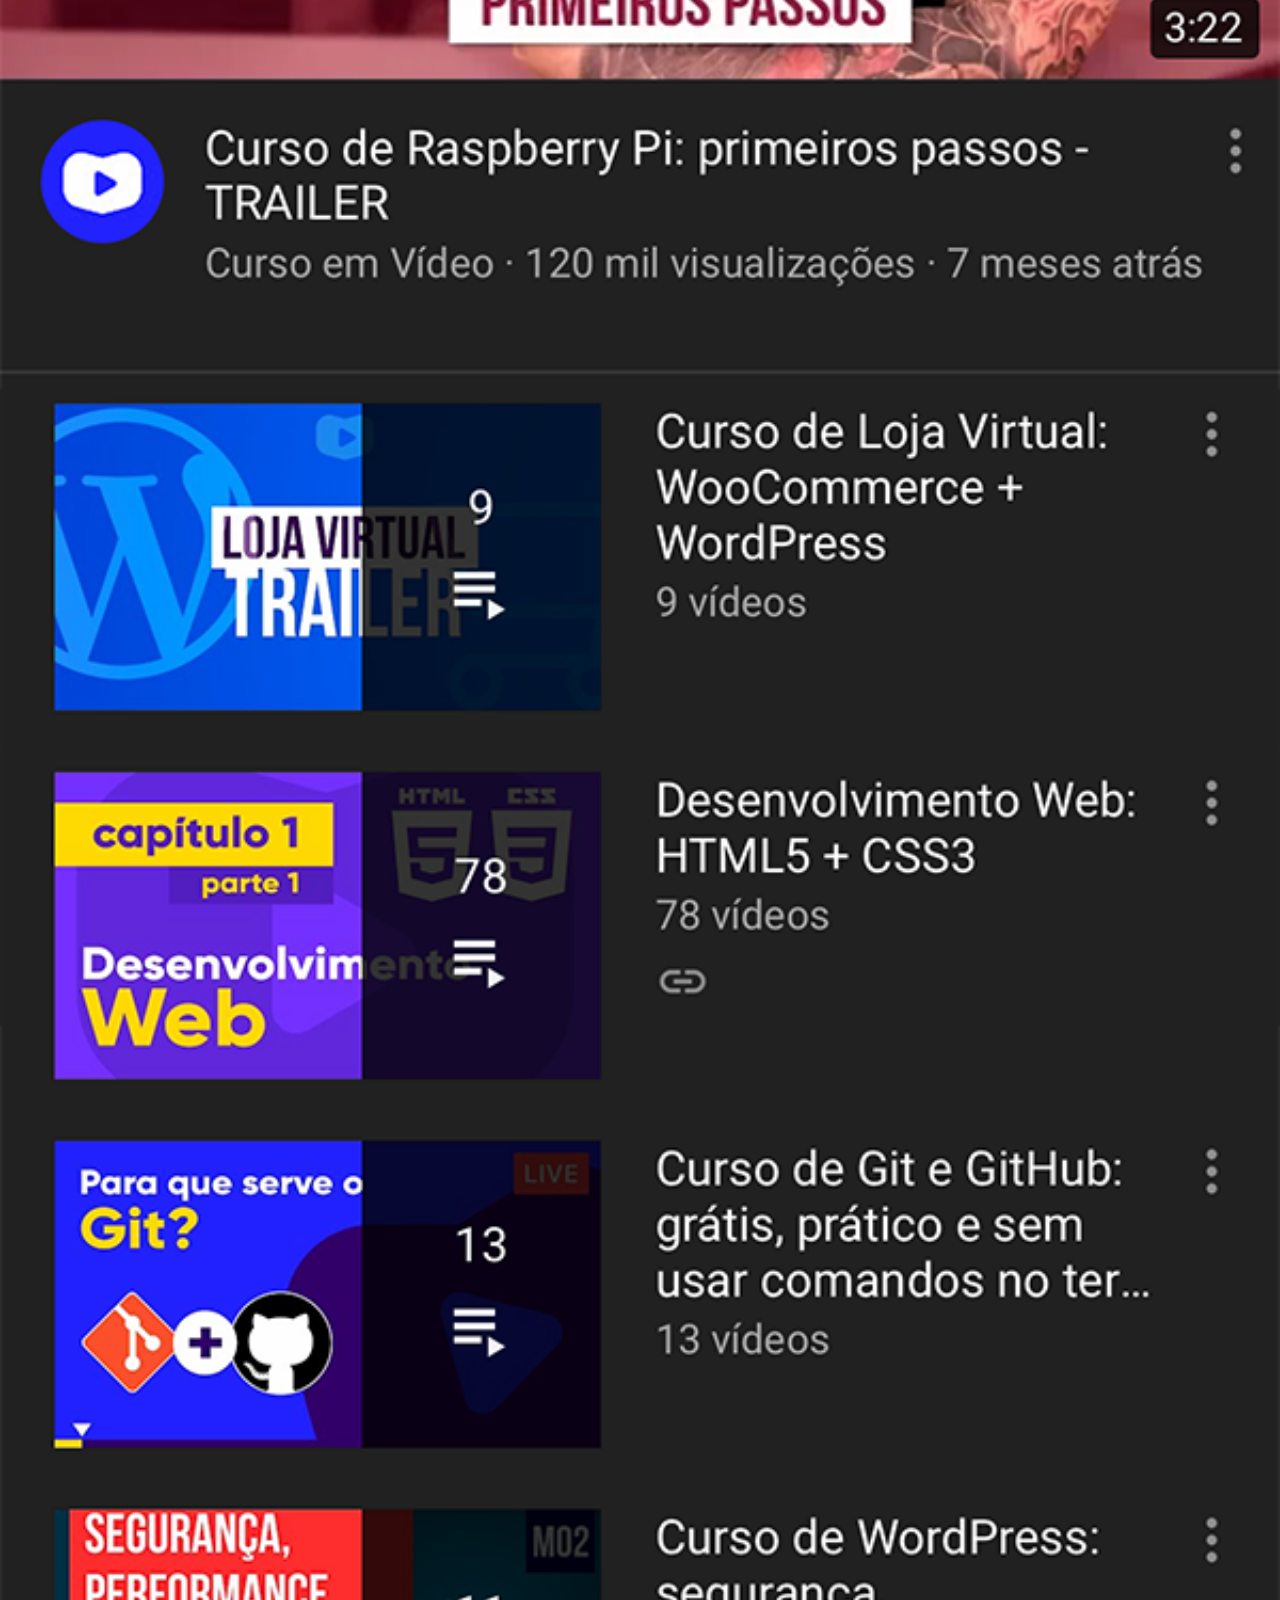
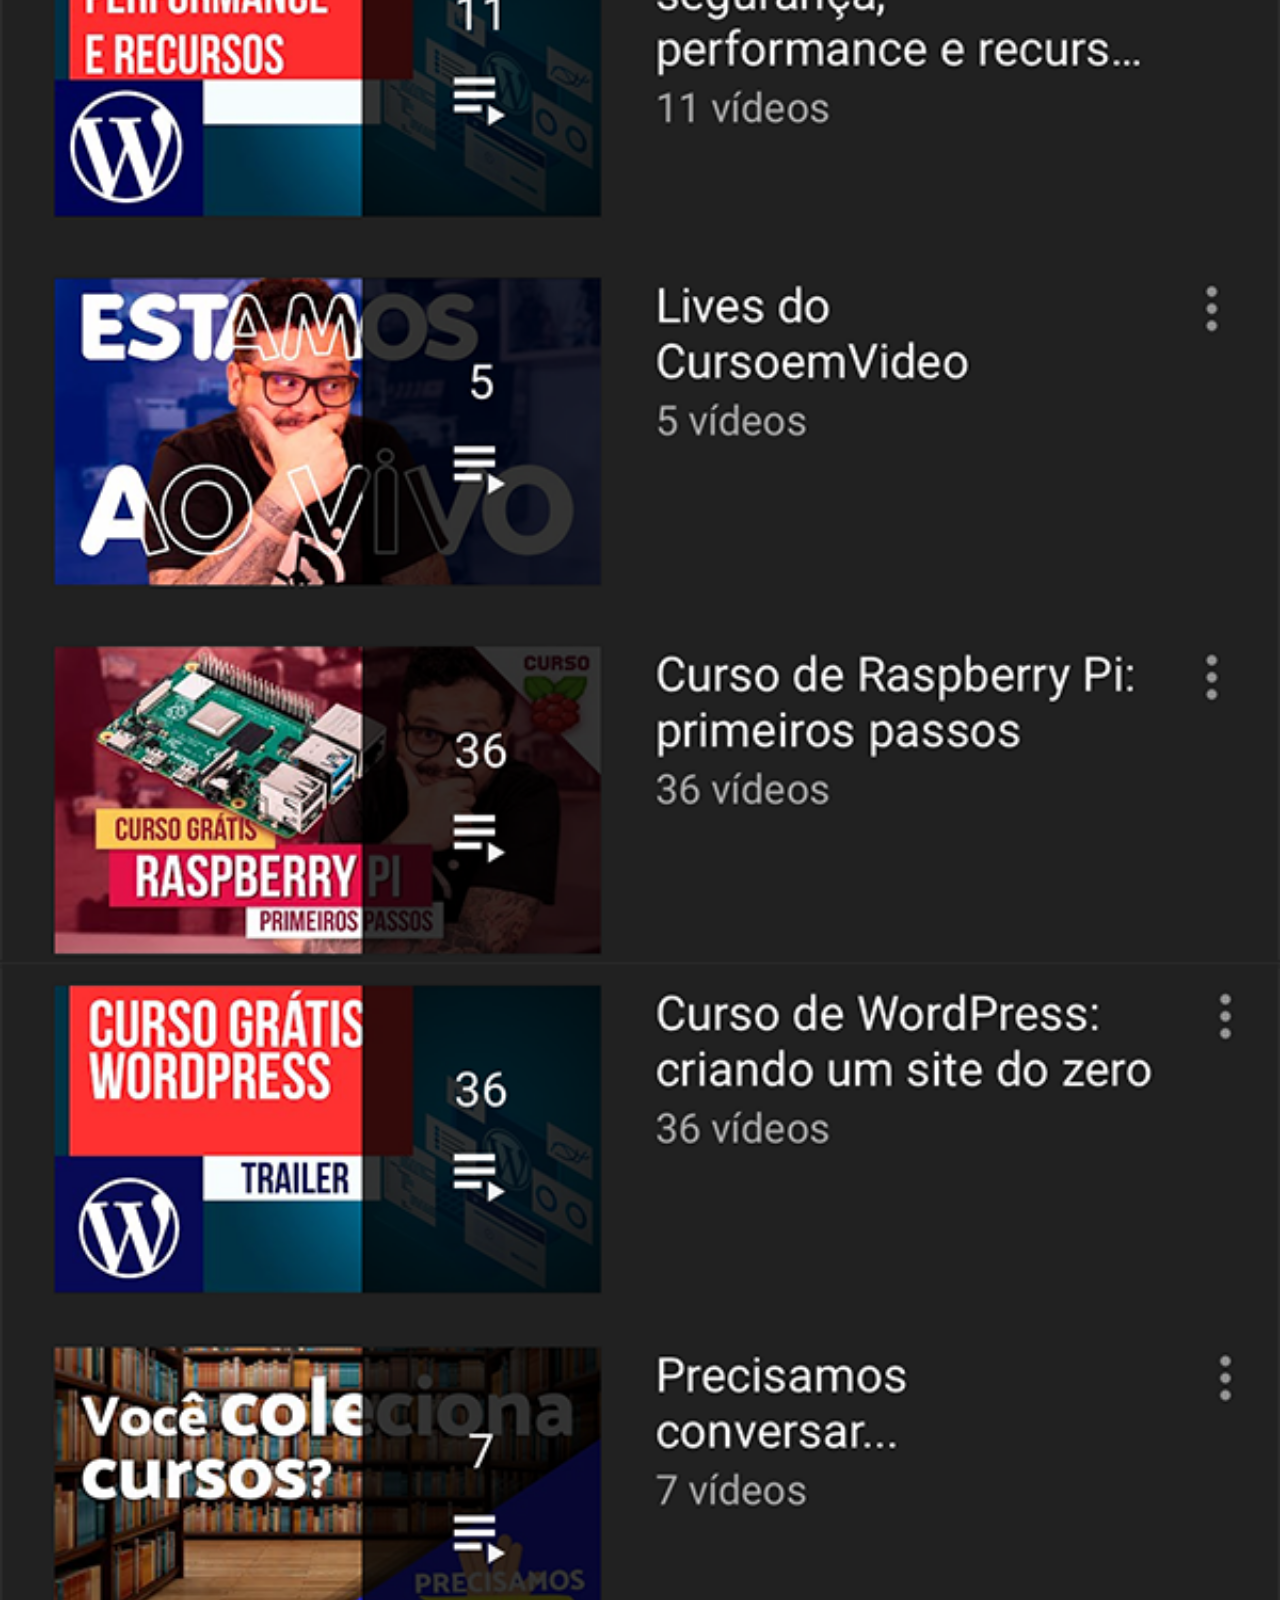
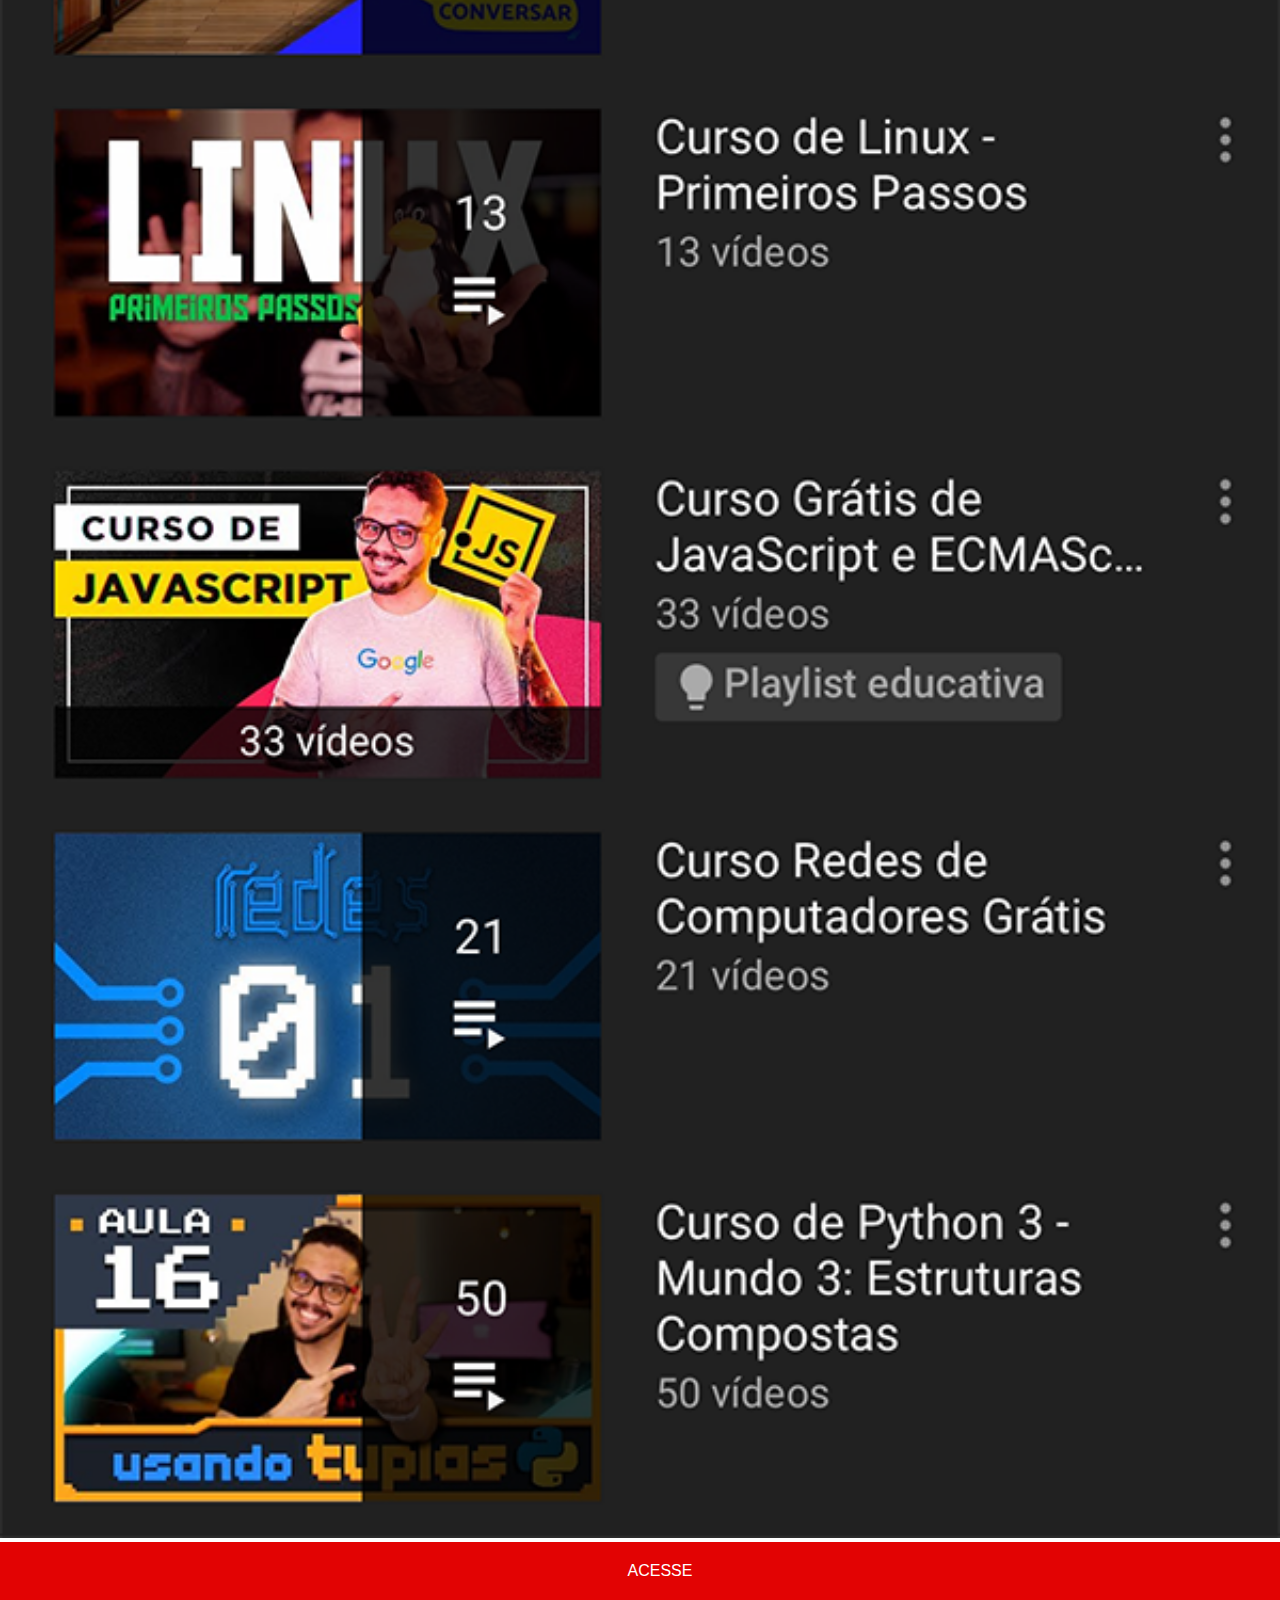
<file: Projeto/youtube.html>
<!DOCTYPE html>
<html lang="pt-br">
<head>
    <meta charset="UTF-8">
    <meta http-equiv="X-UA-Compatible" content="IE=edge">
    <meta name="viewport" content="width=device-width, initial-scale=1.0">
    <title>Document</title>
    <style>
        *{
            margin: 0px;
            padding: 0px;
            font-family: Arial, Helvetica, sans-serif;
        }

        ::-webkit-scrollbar{
            width: 0px;
            height: 0px;
        }

        img{
            width: 100vw;
        }

        a{
            display: block;
            background-color: rgb(226, 3, 3);
            padding: 20px;
            text-align: center;
            text-decoration: none;
            color: white;
            width: 100vw;
        }
    </style>
</head>
<body>
    <img src="imagens/tela-youtube.png" alt="">
    <a href="https://www.youtube.com/c/CursoemV%C3%ADdeo" target="_blank">ACESSE</a>
</body>
</html>
</file>
<file: Projeto/style.css>
*{
    margin: 0px;
    padding: 0px;
    font-family: Arial, Helvetica, sans-serif;
}

html,body{
    height: 100vh;
    width: 100vw;
    background-color: black;
}

body{
    background: url(imagens/fundo-madeira.jpg) no-repeat top center;
    background-size: cover;
}

main{
    height: 100vh;
    position: relative;
    background-attachment: fixed;
}

#celular{
    position: absolute;
    top:50%;
    left: 50%;
    height: 627px;
    width: 311px;
    background-color: blue;
    transform: translate(-50%, -50%);
    background:url(imagens/frame-iphone.png) no-repeat;
}

#tela{
    position: relative;
    top: 80px;
    left: 22px;
    width: 266px;
    height: 470px;
}

#redes{
    text-align: right;
}

#redes img{
    width: 50px;
    margin: 15px;
    border-radius: 50%;
    box-shadow: 3px 1px 5px rgba(0, 0, 0, 0.644);
    box-sizing: border-box;
}

#redes img:hover{
    border:2px solid rgba(255, 255, 255, 0.692);
    transform:translate(-3px, -3px) ;
    box-shadow: 5px 5px 5px rgba(0, 0, 0, 0.507);
    transition: transform 0.5s;
}
</file>
